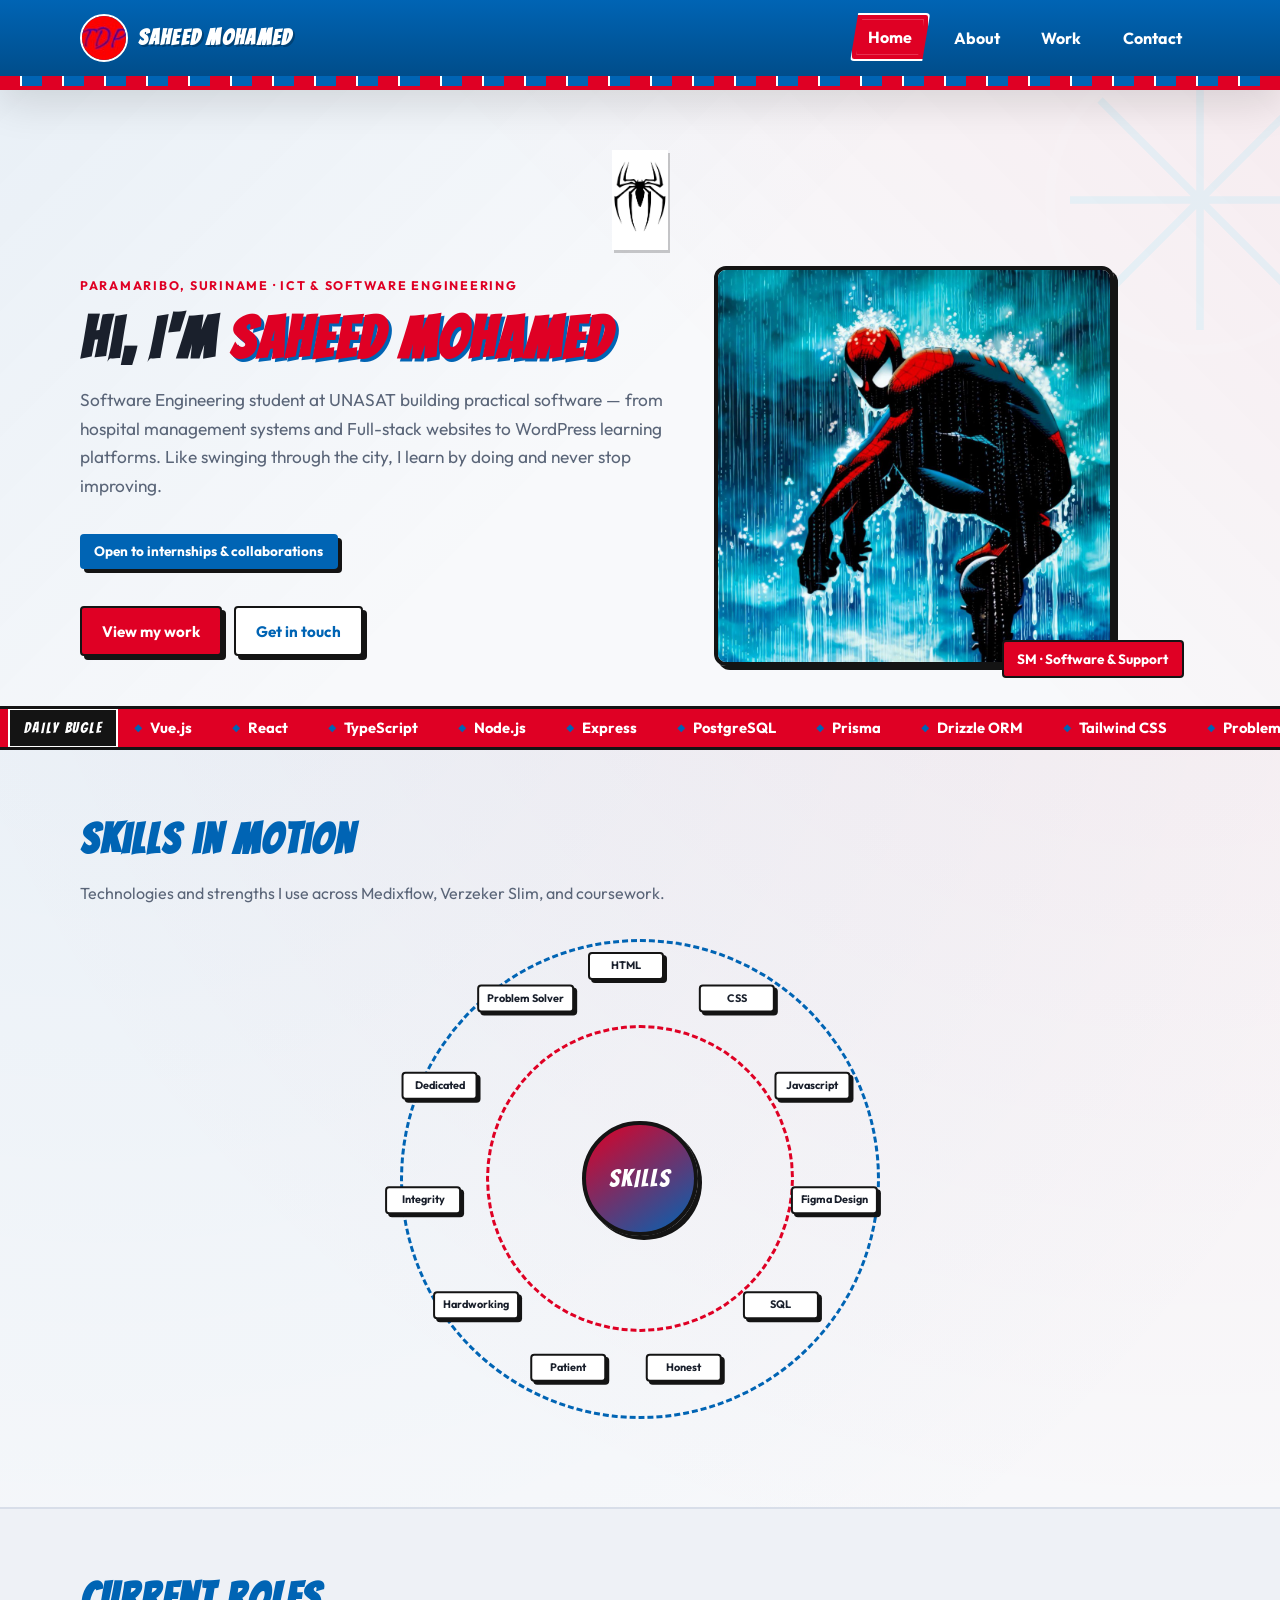
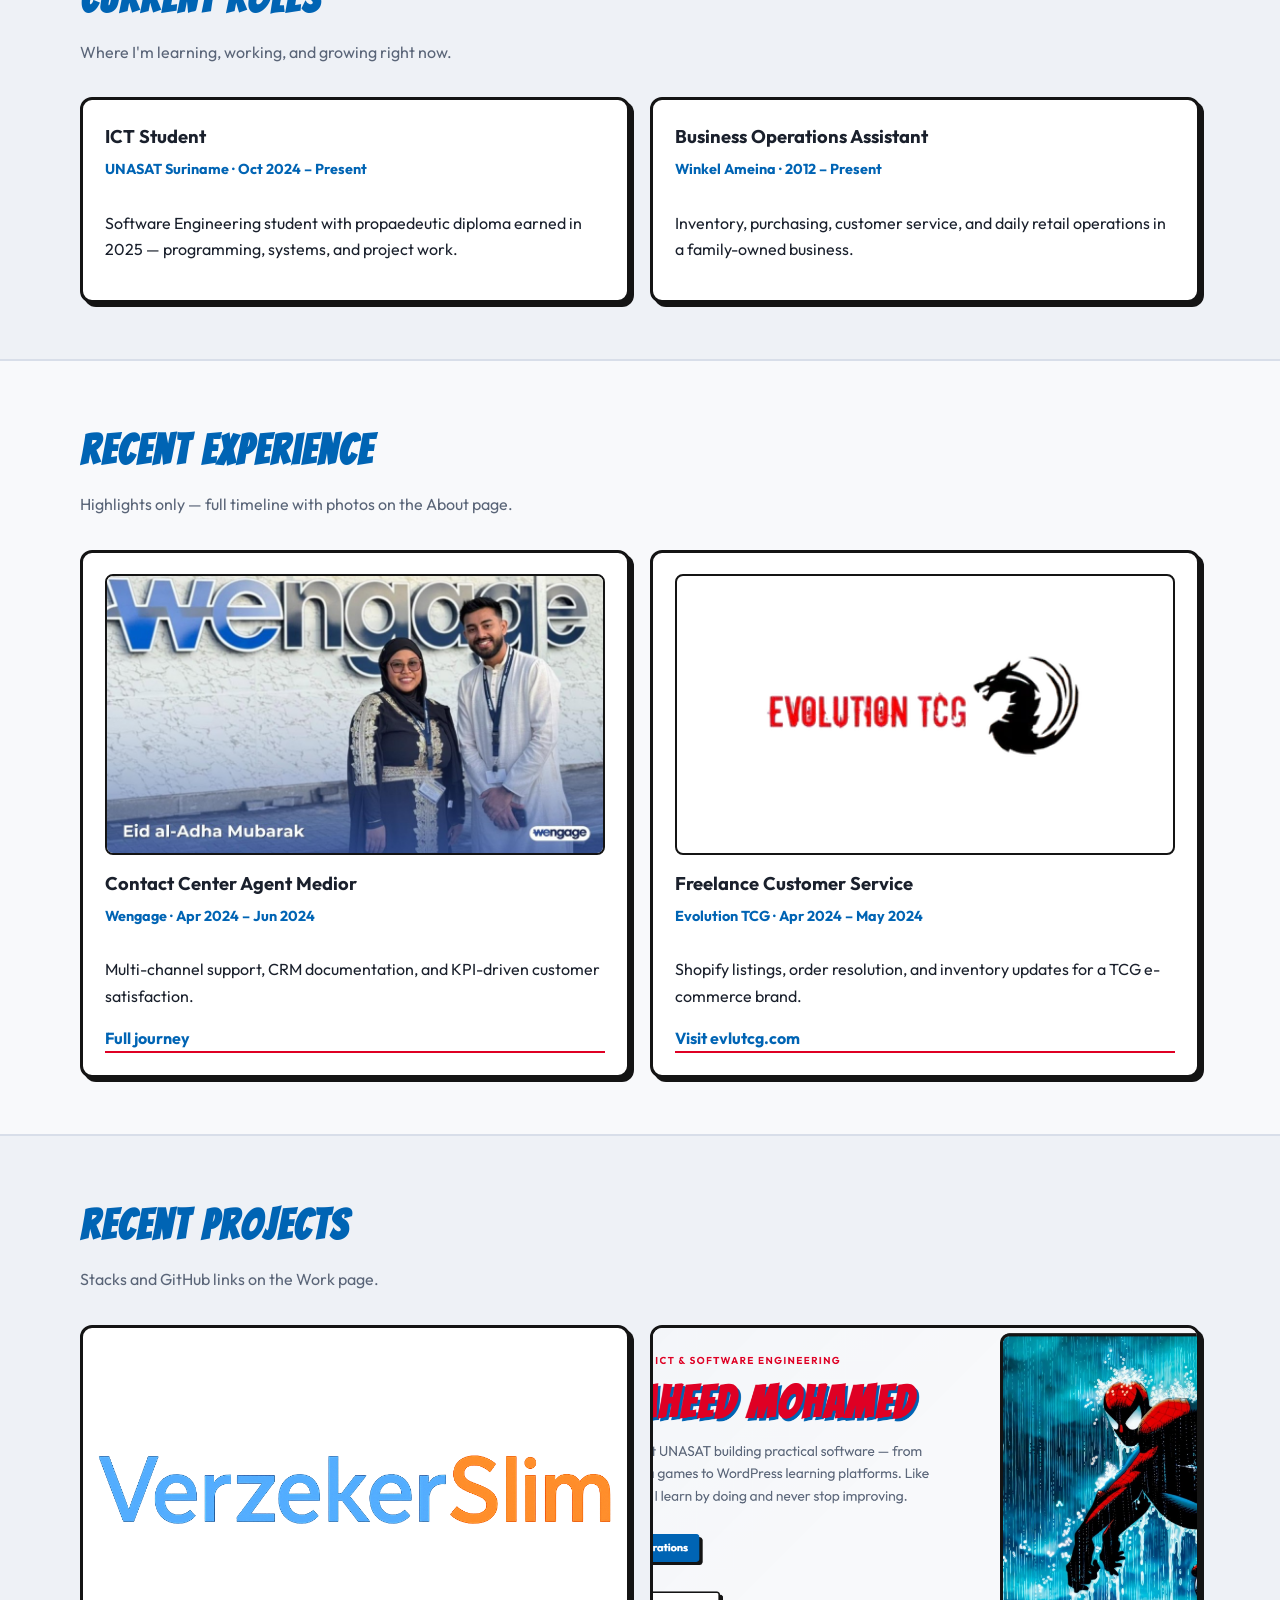
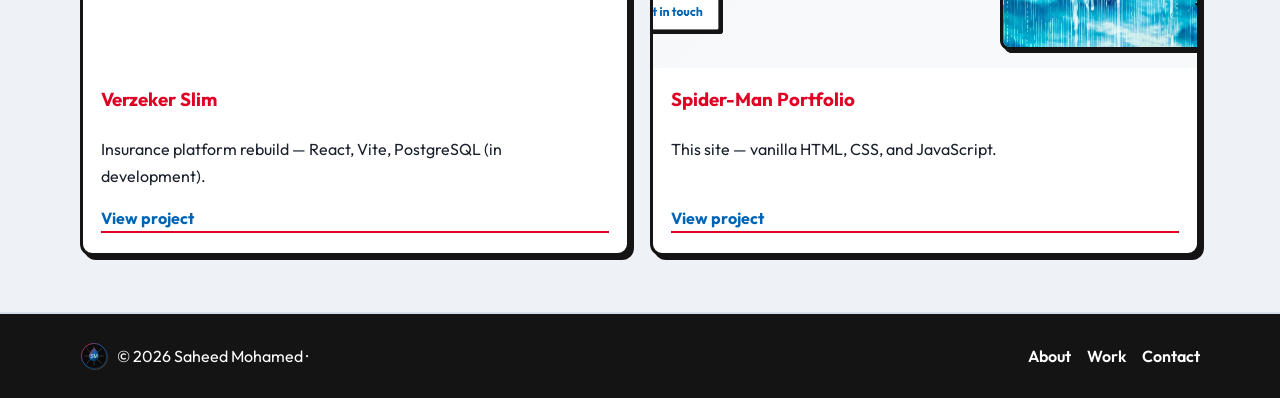
<file: index.html>
<!DOCTYPE html>
<html lang="en">
<head>
  <meta charset="UTF-8">
  <meta name="viewport" content="width=device-width, initial-scale=1.0">
  <meta name="description" content="Saheed Mohamed — ICT student and software enthusiast from Paramaribo, Suriname.">
  <title>Saheed Mohamed | Home</title>
  <link rel="icon" href="./img/logo.png" type="image/png">
  <link rel="preconnect" href="https://fonts.googleapis.com">
  <link rel="preconnect" href="https://fonts.gstatic.com" crossorigin>
  <link href="https://fonts.googleapis.com/css2?family=Bangers&family=Outfit:wght@300;400;600;700&display=swap" rel="stylesheet">
  <link rel="stylesheet" href="./css/main.css">
</head>
<body>
  <a class="skip-link" href="#main-content">Skip to content</a>

  <header class="site-header">
    <div class="header-inner">
      <a class="brand" href="./index.html">
        <img src="./img/logo.png" alt="Saheed Mohamed home" width="48" height="48" class="brand-icon">
        <span>Saheed Mohamed</span>
      </a>
      <button class="nav-toggle" type="button" aria-expanded="false" aria-controls="primary-nav" aria-label="Open menu">
        <span></span><span></span><span></span>
      </button>
      <nav class="site-nav" id="primary-nav" aria-label="Primary">
        <ul class="nav-web">
          <li><a class="nav-link is-active" href="./index.html" aria-current="page">Home</a></li>
          <li><a class="nav-link" href="./about.html">About</a></li>
          <li><a class="nav-link" href="./work.html">Work</a></li>
          <li><a class="nav-link" href="./contact.html">Contact</a></li>
        </ul>
      </nav>
    </div>
    <div class="web-banner" aria-hidden="true"></div>
  </header>

  <main id="main-content">
    <section class="hero hero-home">
      <img class="hero-web-deco" src="./img/web-icon.svg" alt="" width="320" height="320" aria-hidden="true">
      <div class="hero-emblem" aria-hidden="true">
        <img src="./img/spider-logo-home.png" alt="" width="64" height="64" class="hero-emblem-img">
      </div>
      <div class="hero-grid">
        <div class="hero-copy reveal">
          <p class="eyebrow">Paramaribo, Suriname · ICT &amp; Software Engineering</p>
          <h1>Hi, I'm <span class="hero-name">Saheed Mohamed</span></h1>
          <p class="lead">
            Software Engineering student at UNASAT building practical software — from hospital management systems and Full-stack websites
            to WordPress learning platforms. Like swinging through the city, I learn by doing and never stop improving.
          </p>
          <p class="hero-tag">Open to internships &amp; collaborations</p>
          <div class="hero-actions">
            <a class="btn btn-primary" href="./work.html">View my work</a>
            <a class="btn btn-outline" href="./contact.html">Get in touch</a>
          </div>
        </div>
        <figure class="hero-visual reveal">
          <img src="./img/profile-photo.png" alt="Saheed Mohamed — portfolio profile illustration" width="400" height="400">
          <figcaption class="hero-badge">SM · Software &amp; Support</figcaption>
        </figure>
      </div>
    </section>

    <div class="newsflash-slot" id="newsflash-slot">
      <div class="newsflash" id="newsflash" aria-label="Skills newsflash ticker">
        <div class="newsflash-inner">
          <span class="newsflash-label">DAILY BUGLE</span>
          <div class="newsflash-track-wrap">
            <div class="newsflash-track">
              <span>Vue.js</span><span>React</span><span>TypeScript</span><span>Node.js</span><span>Express</span>
              <span>PostgreSQL</span><span>Prisma</span><span>Drizzle ORM</span><span>Tailwind CSS</span>
              <span>Problem Solver</span><span>Critical Thinker</span><span>Honest</span><span>Hardworking</span>
              <span>Integrity</span><span>Patient</span><span>REST API</span><span>JWT</span>
            </div>
          </div>
        </div>
      </div>
    </div>

    <section class="section" id="skill-orbit">
      <div class="container">
        <header class="section-head reveal">
          <h2>Skills in motion</h2>
          <p>Technologies and strengths I use across Medixflow, Verzeker Slim, and coursework.</p>
        </header>
        <div class="skill-orbit-wrap reveal" aria-hidden="true">
          <div class="skill-orbit-ring"></div>
          <div class="skill-orbit-ring skill-orbit-ring--inner"></div>
          <div class="skill-orbit-core">SKILLS</div>
          <span class="skill-orbit-item">HTML</span>
          <span class="skill-orbit-item">CSS</span>
          <span class="skill-orbit-item">Javascript</span>
          <span class="skill-orbit-item">Figma Design</span>
          <span class="skill-orbit-item">SQL</span>
          <span class="skill-orbit-item">Honest</span>
          <span class="skill-orbit-item">Patient</span>
          <span class="skill-orbit-item">Hardworking</span>
          <span class="skill-orbit-item">Integrity</span>
          <span class="skill-orbit-item">Dedicated</span>
          <span class="skill-orbit-item">Problem Solver</span>
        </div>
      </div>
    </section>

    <section class="section section-alt" id="roles">
      <div class="container">
        <header class="section-head reveal">
          <h2>Current roles</h2>
          <p>Where I'm learning, working, and growing right now.</p>
        </header>
        <div class="card-grid two-up">
          <article class="card role-card reveal">
            <h3>ICT Student</h3>
            <p class="card-meta">UNASAT Suriname · Oct 2024 – Present</p>
            <p>Software Engineering student with propaedeutic diploma earned in 2025 — programming, systems, and project work.</p>
          </article>
          <article class="card role-card reveal">
            <h3>Business Operations Assistant</h3>
            <p class="card-meta">Winkel Ameina · 2012 – Present</p>
            <p>Inventory, purchasing, customer service, and daily retail operations in a family-owned business.</p>
          </article>
        </div>
      </div>
    </section>

    <section class="section" id="recent-experience">
      <div class="container">
        <header class="section-head reveal">
          <h2>Recent experience</h2>
          <p>Highlights only — full timeline with photos on the About page.</p>
        </header>
        <div class="card-grid two-up">
          <article class="card exp-card reveal">
            <img class="exp-card-logo" src="./img/wengage-suriname.png" alt="Wengage Suriname" width="640" height="360">
            <h3>Contact Center Agent Medior</h3>
            <p class="card-meta">Wengage · Apr 2024 – Jun 2024</p>
            <p>Multi-channel support, CRM documentation, and KPI-driven customer satisfaction.</p>
            <a class="text-link" href="./about.html#experience">Full journey</a>
          </article>
          <article class="card exp-card reveal">
            <img class="exp-card-logo" src="./img/evolution-tcg.png" alt="Evolution TCG" width="640" height="360">
            <h3>Freelance Customer Service</h3>
            <p class="card-meta">Evolution TCG · Apr 2024 – May 2024</p>
            <p>Shopify listings, order resolution, and inventory updates for a TCG e-commerce brand.</p>
            <a class="text-link" href="https://evlutcg.com/" target="_blank" rel="noopener noreferrer">Visit evlutcg.com</a>
          </article>
        </div>
      </div>
    </section>

    <section class="section section-alt" id="projects-preview">
      <div class="container">
        <header class="section-head reveal">
          <h2>Recent projects</h2>
          <p>Stacks and GitHub links on the Work page.</p>
        </header>
        <div class="card-grid two-up">
          <article class="project-preview reveal">
            <img src="./img/verzeker-slim.png" alt="Verzeker Slim preview" width="800" height="500">
            <div class="project-preview-body">
              <h3>Verzeker Slim</h3>
              <p>Insurance platform rebuild — React, Vite, PostgreSQL (in development).</p>
              <a class="text-link" href="./work.html#project-verzeker-slim">View project</a>
            </div>
          </article>
          <article class="project-preview reveal">
            <img src="./img/portfolio-website.png" alt="Portfolio website preview" width="800" height="500">
            <div class="project-preview-body">
              <h3>Spider-Man Portfolio</h3>
              <p>This site — vanilla HTML, CSS, and JavaScript.</p>
              <a class="text-link" href="./work.html#project-portfolio">View project</a>
            </div>
          </article>
        </div>
      </div>
    </section>

  </main>

  <footer class="site-footer">
    <div class="container footer-inner">
      <p class="footer-brand">
        <img src="./img/logo.svg" alt="" width="28" height="28" class="footer-logo" aria-hidden="true">
        <span>&copy; <span id="year"></span> Saheed Mohamed ·</span>
      </p>
      <nav aria-label="Footer">
        <a href="./about.html">About</a><a href="./work.html">Work</a><a href="./contact.html">Contact</a>
      </nav>
    </div>
  </footer>

  <script src="./js/main.js"></script>
</body>
</html>
</file>
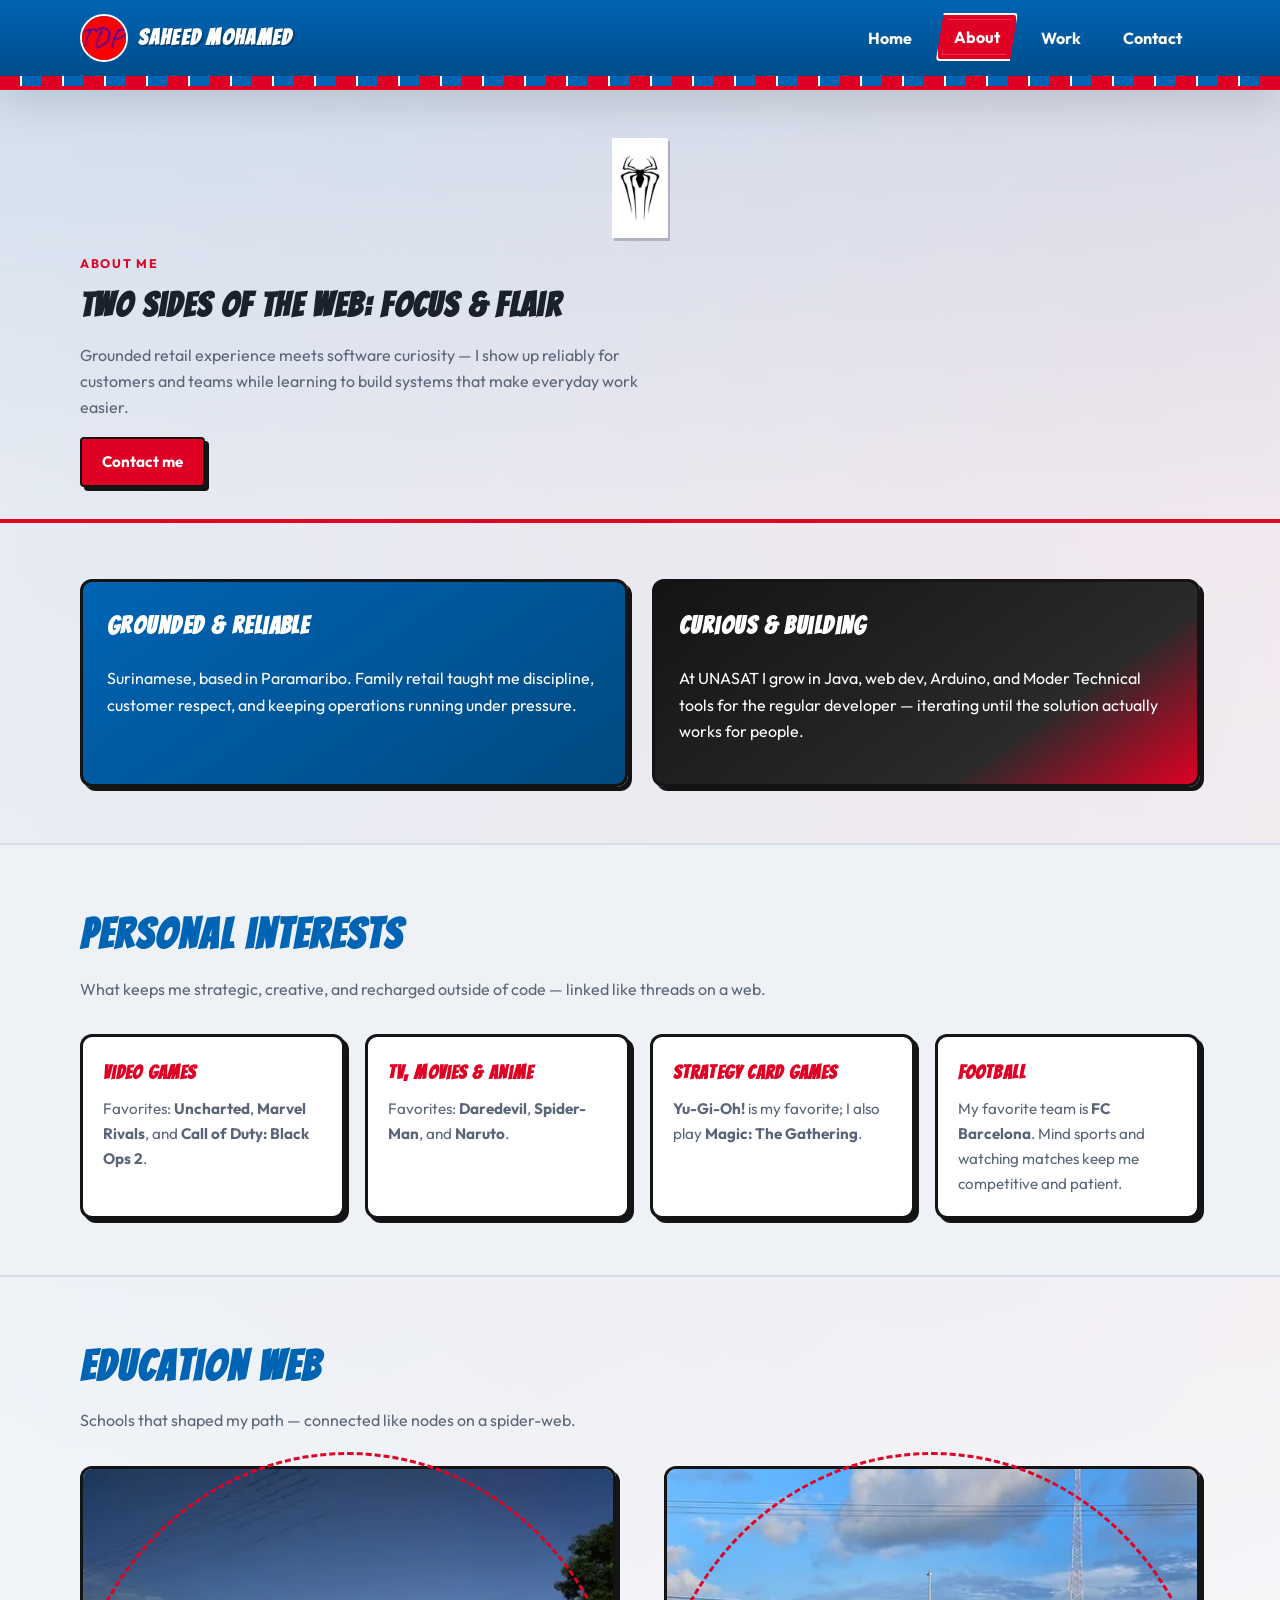
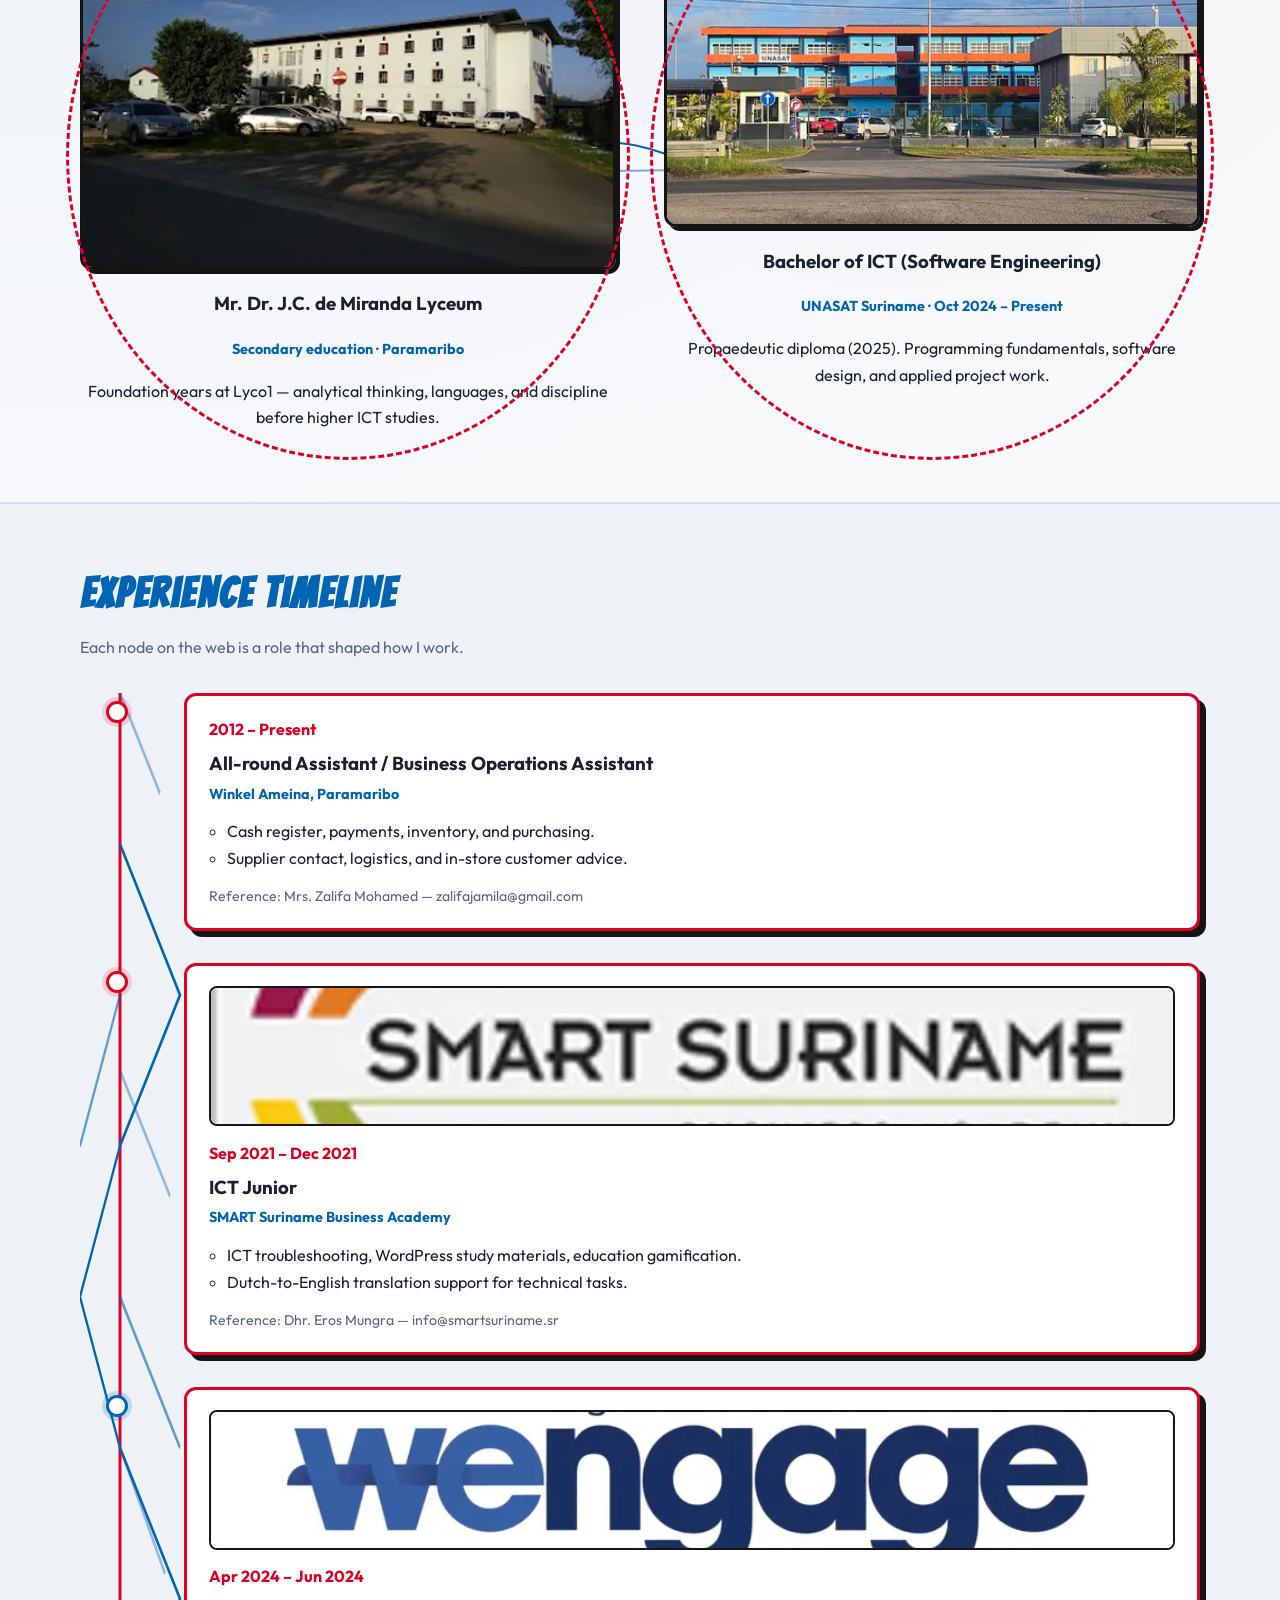
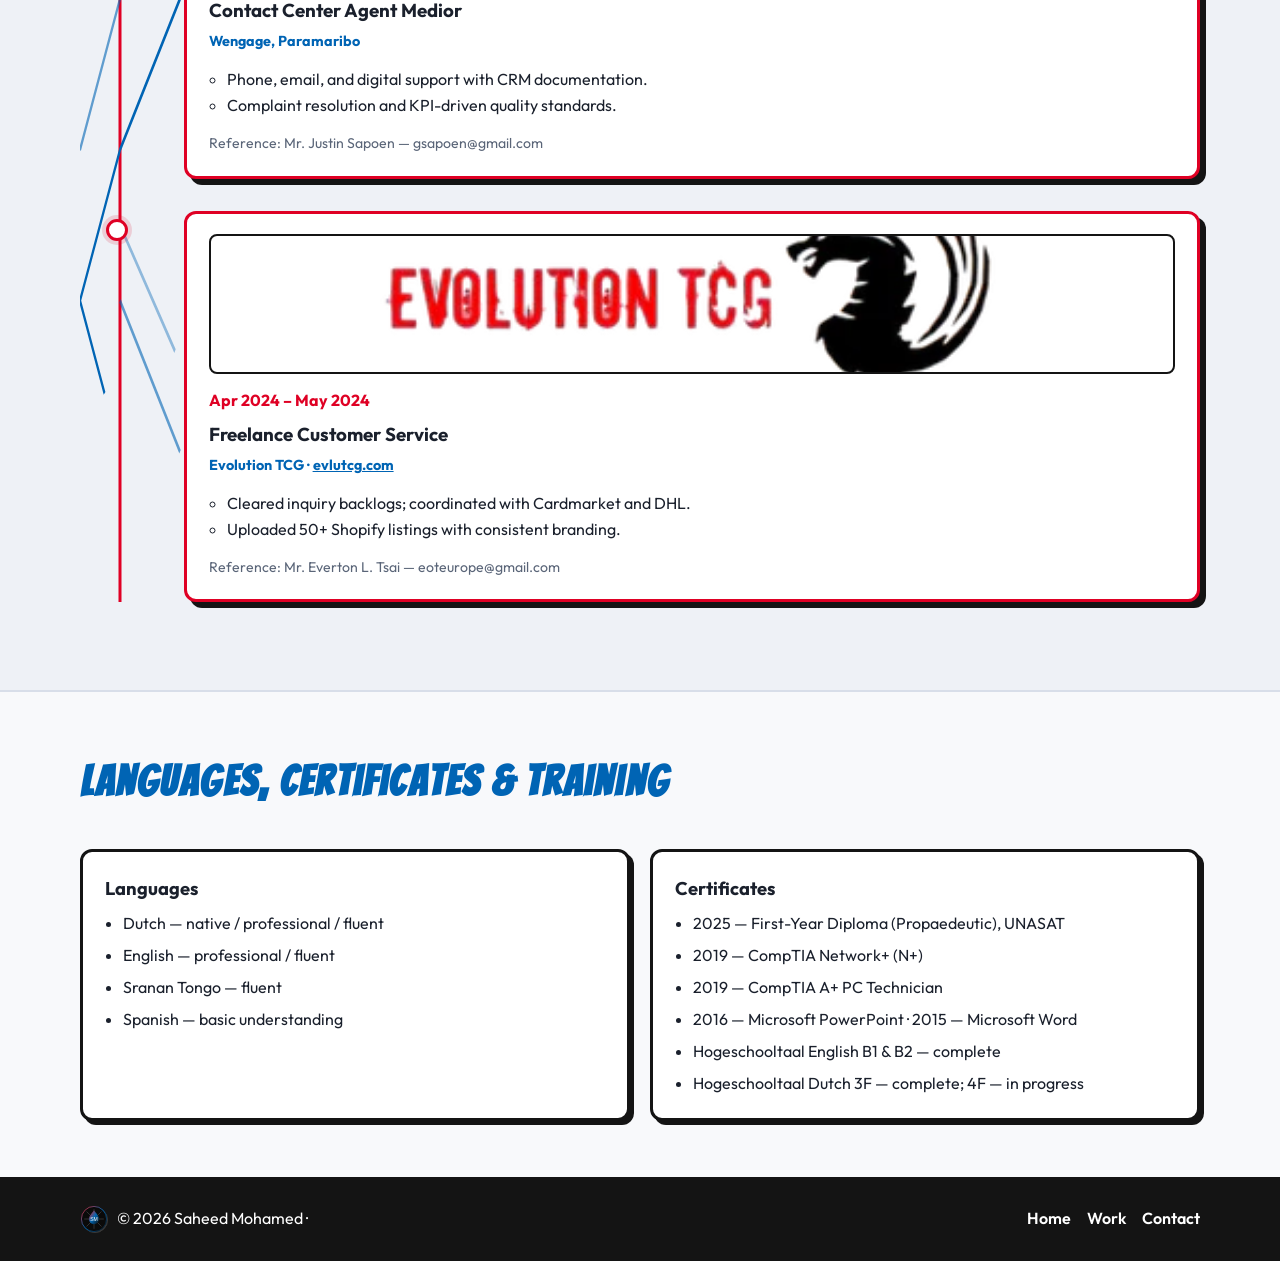
<file: about.html>
<!DOCTYPE html>
<html lang="en">
<head>
  <meta charset="UTF-8">
  <meta name="viewport" content="width=device-width, initial-scale=1.0">
  <meta name="description" content="About Saheed Mohamed — background, education, experience, and interests.">
  <title>Saheed Mohamed | About</title>
  <link rel="icon" href="./img/logo.png" type="image/png">
  <link rel="preconnect" href="https://fonts.googleapis.com">
  <link rel="preconnect" href="https://fonts.gstatic.com" crossorigin>
  <link href="https://fonts.googleapis.com/css2?family=Bangers&family=Outfit:wght@300;400;600;700&display=swap" rel="stylesheet">
  <link rel="stylesheet" href="./css/main.css">
  <link rel="stylesheet" href="./css/about.css">
</head>
<body>
  <a class="skip-link" href="#main-content">Skip to content</a>

  <header class="site-header">
    <div class="header-inner">
      <a class="brand" href="./index.html">
        <img src="./img/logo.png" alt="Saheed Mohamed home" width="48" height="48" class="brand-icon">
        <span>Saheed Mohamed</span>
      </a>
      <button class="nav-toggle" type="button" aria-expanded="false" aria-controls="primary-nav" aria-label="Open menu">
        <span></span><span></span><span></span>
      </button>
      <nav class="site-nav" id="primary-nav" aria-label="Primary">
        <ul class="nav-web">
          <li><a class="nav-link" href="./index.html">Home</a></li>
          <li><a class="nav-link is-active" href="./about.html" aria-current="page">About</a></li>
          <li><a class="nav-link" href="./work.html">Work</a></li>
          <li><a class="nav-link" href="./contact.html">Contact</a></li>
        </ul>
      </nav>
    </div>
    <div class="web-banner" aria-hidden="true"></div>
  </header>

  <main id="main-content">
    <section class="page-hero about-hero">
      <div class="container reveal">
        <div class="hero-emblem" aria-hidden="true">
          <img src="./img/spider-logo-about.png" alt="" width="64" height="64" class="hero-emblem-img">
        </div>
        <p class="eyebrow">About me</p>
        <h1>Two sides of the web: focus &amp; flair</h1>
        <p class="lead">
          Grounded retail experience meets software curiosity — I show up reliably for customers and teams
          while learning to build systems that make everyday work easier.
        </p>
        <a class="btn btn-primary" href="./contact.html">Contact me</a>
      </div>
    </section>

    <section class="section">
      <div class="container about-split">
        <article class="about-panel panel-grounded reveal">
          <h2>Grounded &amp; reliable</h2>
          <p>Surinamese, based in Paramaribo. Family retail taught me discipline, customer respect, and keeping operations running under pressure.</p>
        </article>
        <article class="about-panel panel-curious reveal">
          <h2>Curious &amp; building</h2>
          <p>At UNASAT I grow in Java, web dev, Arduino, and Moder Technical tools for the regular developer — iterating until the solution actually works for people.</p>
        </article>
      </div>
    </section>

    <section class="section section-alt" id="hobbies">
      <div class="container">
        <header class="section-head reveal">
          <h2>Personal interests</h2>
          <p>What keeps me strategic, creative, and recharged outside of code — linked like threads on a web.</p>
        </header>
        <div class="hobby-grid">
          <article class="hobby-card reveal">
            <h3>Video games</h3>
            <p>Favorites: <strong>Uncharted</strong>, <strong>Marvel Rivals</strong>, and <strong>Call of Duty: Black Ops 2</strong>.</p>
          </article>
          <article class="hobby-card reveal">
            <h3>TV, movies &amp; anime</h3>
            <p>Favorites: <strong>Daredevil</strong>, <strong>Spider-Man</strong>, and <strong>Naruto</strong>.</p>
          </article>
          <article class="hobby-card reveal">
            <h3>Strategy card games</h3>
            <p><strong>Yu-Gi-Oh!</strong> is my favorite; I also play <strong>Magic: The Gathering</strong>.</p>
          </article>
          <article class="hobby-card reveal">
            <h3>Football</h3>
            <p>My favorite team is <strong>FC Barcelona</strong>. Mind sports and watching matches keep me competitive and patient.</p>
          </article>
        </div>
      </div>
    </section>

    <section class="section" id="education">
      <div class="container">
        <header class="section-head reveal">
          <h2>Education web</h2>
          <p>Schools that shaped my path — connected like nodes on a spider-web.</p>
        </header>
        <div class="edu-web-grid">
          <svg class="edu-web-connector" viewBox="0 0 800 80" preserveAspectRatio="none" aria-hidden="true">
            <path d="M80 40 H320 Q400 10 480 40 H720" />
            <path d="M80 40 Q400 70 720 40" opacity="0.5" />
          </svg>
          <article class="edu-web-node reveal">
            <div class="edu-web-ring" aria-hidden="true"></div>
            <img src="./img/lyceum-jc.png" alt="Mr. Dr. J.C. de Miranda Lyceum Paramaribo" width="640" height="360">
            <h3>Mr. Dr. J.C. de Miranda Lyceum</h3>
            <p class="card-meta">Secondary education · Paramaribo</p>
            <p>Foundation years at Lyco1 — analytical thinking, languages, and discipline before higher ICT studies.</p>
          </article>
          <article class="edu-web-node reveal">
            <div class="edu-web-ring" aria-hidden="true"></div>
            <img src="./img/unasat-suriname.png" alt="UNASAT Suriname campus" width="640" height="360">
            <h3>Bachelor of ICT (Software Engineering)</h3>
            <p class="card-meta">UNASAT Suriname · Oct 2024 – Present</p>
            <p>Propaedeutic diploma (2025). Programming fundamentals, software design, and applied project work.</p>
          </article>
        </div>
      </div>
    </section>

    <section class="section section-alt" id="experience">
      <div class="container">
        <header class="section-head reveal">
          <h2>Experience timeline</h2>
          <p>Each node on the web is a role that shaped how I work.</p>
        </header>
        <div class="timeline-wrap">
          <svg class="timeline-web-svg" id="timeline-web" viewBox="0 0 120 600" preserveAspectRatio="none" aria-hidden="true">
            <line x1="40" y1="0" x2="40" y2="600" />
            <path d="M40 60 L100 120 L40 180 L0 240 L40 300 L100 360 L40 420 L0 480 L40 540" />
            <path d="M40 120 L0 180 M40 240 L100 300 M40 360 L0 420 M40 480 L100 540" opacity="0.6" />
            <path d="M40 0 L80 40 M40 150 L90 200 M40 300 L85 350 M40 450 L95 500" opacity="0.4" />
          </svg>
          <ol class="timeline">
            <li class="timeline-item reveal" data-era="present">
              <div class="timeline-marker"></div>
              <article class="timeline-card">
                <time datetime="2012">2012 – Present</time>
                <h3>All-round Assistant / Business Operations Assistant</h3>
                <p class="card-meta">Winkel Ameina, Paramaribo</p>
                <ul>
                  <li>Cash register, payments, inventory, and purchasing.</li>
                  <li>Supplier contact, logistics, and in-store customer advice.</li>
                </ul>
                <p class="reference">Reference: Mrs. Zalifa Mohamed — zalifajamila@gmail.com</p>
              </article>
            </li>
            <li class="timeline-item reveal" data-era="creative">
              <div class="timeline-marker"></div>
              <article class="timeline-card">
                <img class="timeline-card-logo" src="./img/smart-academy.png" alt="SMART Suriname education gamification platform" width="640" height="360">
                <time datetime="2021">Sep 2021 – Dec 2021</time>
                <h3>ICT Junior</h3>
                <p class="card-meta">SMART Suriname Business Academy</p>
                <ul>
                  <li>ICT troubleshooting, WordPress study materials, education gamification.</li>
                  <li>Dutch-to-English translation support for technical tasks.</li>
                </ul>
                <p class="reference">Reference: Dhr. Eros Mungra — info@smartsuriname.sr</p>
              </article>
            </li>
            <li class="timeline-item reveal" data-era="professional">
              <div class="timeline-marker"></div>
              <article class="timeline-card">
                <img class="timeline-card-logo" src="./img/wengage.png" alt="Wengage Suriname" width="640" height="360">
                <time datetime="2024-04">Apr 2024 – Jun 2024</time>
                <h3>Contact Center Agent Medior</h3>
                <p class="card-meta">Wengage, Paramaribo</p>
                <ul>
                  <li>Phone, email, and digital support with CRM documentation.</li>
                  <li>Complaint resolution and KPI-driven quality standards.</li>
                </ul>
                <p class="reference">Reference: Mr. Justin Sapoen — gsapoen@gmail.com</p>
              </article>
            </li>
            <li class="timeline-item reveal" data-era="creative">
              <div class="timeline-marker"></div>
              <article class="timeline-card">
                <img class="timeline-card-logo" src="./img/evolution-tcg.png" alt="Evolution TCG" width="640" height="360">
                <time datetime="2024-04">Apr 2024 – May 2024</time>
                <h3>Freelance Customer Service</h3>
                <p class="card-meta">Evolution TCG · <a href="https://evlutcg.com/" target="_blank" rel="noopener noreferrer">evlutcg.com</a></p>
                <ul>
                  <li>Cleared inquiry backlogs; coordinated with Cardmarket and DHL.</li>
                  <li>Uploaded 50+ Shopify listings with consistent branding.</li>
                </ul>
                <p class="reference">Reference: Mr. Everton L. Tsai — eoteurope@gmail.com</p>
              </article>
            </li>
          </ol>
        </div>
      </div>
    </section>

    <section class="section" id="credentials">
      <div class="container">
        <header class="section-head reveal">
          <h2>Languages, certificates &amp; training</h2>
        </header>
        <div class="credentials-grid">
          <article class="card reveal">
            <h3>Languages</h3>
            <ul class="plain-list">
              <li>Dutch — native / professional / fluent</li>
              <li>English — professional / fluent</li>
              <li>Sranan Tongo — fluent</li>
              <li>Spanish — basic understanding</li>
            </ul>
          </article>
          <article class="card reveal">
            <h3>Certificates</h3>
            <ul class="plain-list">
              <li>2025 — First-Year Diploma (Propaedeutic), UNASAT</li>
              <li>2019 — CompTIA Network+ (N+)</li>
              <li>2019 — CompTIA A+ PC Technician</li>
              <li>2016 — Microsoft PowerPoint · 2015 — Microsoft Word</li>
              <li>Hogeschooltaal English B1 &amp; B2 — complete</li>
              <li>Hogeschooltaal Dutch 3F — complete; 4F — in progress</li>
            </ul>
          </article>
        </div>
      </div>
    </section>
  </main>

  <footer class="site-footer">
    <div class="container footer-inner">
      <p class="footer-brand">
        <img src="./img/logo.svg" alt="" width="28" height="28" class="footer-logo" aria-hidden="true">
        <span>&copy; <span id="year"></span> Saheed Mohamed ·</span>
      </p>
      <nav aria-label="Footer">
        <a href="./index.html">Home</a><a href="./work.html">Work</a><a href="./contact.html">Contact</a>
      </nav>
    </div>
  </footer>

  <script src="./js/main.js"></script>
  <script src="./js/about.js"></script>
</body>
</html>
</file>
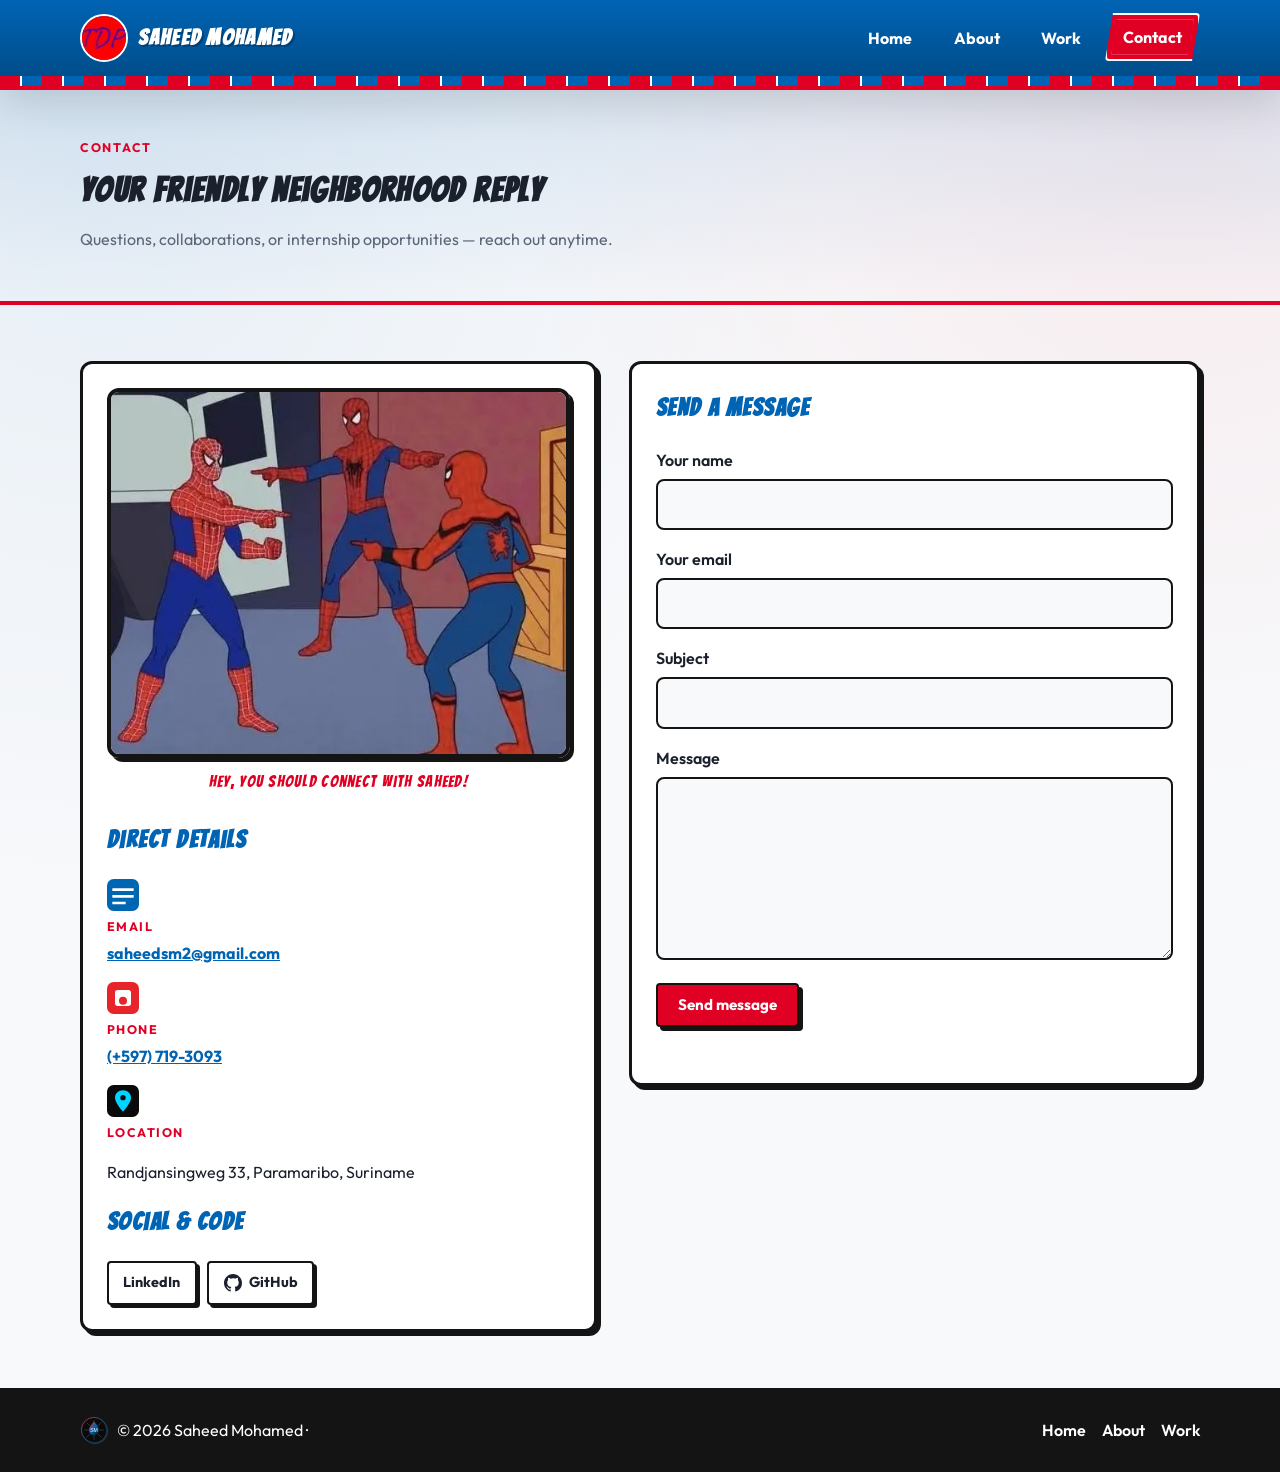
<file: contact.html>
<!DOCTYPE html>
<html lang="en">
<head>
  <meta charset="UTF-8">
  <meta name="viewport" content="width=device-width, initial-scale=1.0">
  <meta name="description" content="Contact Saheed Mohamed — email, LinkedIn, GitHub, and message form.">
  <title>Saheed Mohamed | Contact</title>
  <link rel="icon" href="./img/logo.png" type="image/png">
  <link rel="preconnect" href="https://fonts.googleapis.com">
  <link rel="preconnect" href="https://fonts.gstatic.com" crossorigin>
  <link href="https://fonts.googleapis.com/css2?family=Bangers&family=Outfit:wght@300;400;600;700&display=swap" rel="stylesheet">
  <link rel="stylesheet" href="./css/main.css">
  <link rel="stylesheet" href="./css/contact.css">
</head>
<body>
  <a class="skip-link" href="#main-content">Skip to content</a>

  <header class="site-header">
    <div class="header-inner">
      <a class="brand" href="./index.html">
        <img src="./img/logo.png" alt="Saheed Mohamed home" width="48" height="48" class="brand-icon">
        <span>Saheed Mohamed</span>
      </a>
      <button class="nav-toggle" type="button" aria-expanded="false" aria-controls="primary-nav" aria-label="Open menu">
        <span></span><span></span><span></span>
      </button>
      <nav class="site-nav" id="primary-nav" aria-label="Primary">
        <ul class="nav-web">
          <li><a class="nav-link" href="./index.html">Home</a></li>
          <li><a class="nav-link" href="./about.html">About</a></li>
          <li><a class="nav-link" href="./work.html">Work</a></li>
          <li><a class="nav-link is-active" href="./contact.html" aria-current="page">Contact</a></li>
        </ul>
      </nav>
    </div>
    <div class="web-banner" aria-hidden="true"></div>
  </header>

  <main id="main-content">
    <section class="page-hero contact-hero">
      <div class="container reveal">
        <p class="eyebrow">Contact</p>
        <h1>Your friendly neighborhood reply</h1>
        <p class="lead">Questions, collaborations, or internship opportunities — reach out anytime.</p>
      </div>
    </section>

    <section class="section">
      <div class="container contact-grid">
        <aside class="contact-details reveal">
          <figure class="contact-visual">
            <img class="contact-meme" src="./img/spidermen-pointing.png" alt="Three Spider-Men pointing at each other — let's connect" width="480" height="270">
            <figcaption class="contact-meme-caption">Hey, you should connect with Saheed!</figcaption>
          </figure>

          <h2>Direct details</h2>
          <ul class="contact-list">
            <li>
              <img class="contact-icon" src="./img/icon-email.svg" alt="" width="32" height="32">
              <span class="contact-label">Email</span>
              <a href="mailto:saheedsm2@gmail.com">saheedsm2@gmail.com</a>
            </li>
            <li>
              <img class="contact-icon" src="./img/icon-phone.svg" alt="" width="32" height="32">
              <span class="contact-label">Phone</span>
              <a href="tel:+5977193093">(+597) 719-3093</a>
            </li>
            <li>
              <img class="contact-icon" src="./img/icon-location.svg" alt="" width="32" height="32">
              <span class="contact-label">Location</span>
              <p>Randjansingweg 33, Paramaribo, Suriname</p>
            </li>
          </ul>

          <h2>Social &amp; code</h2>
          <div class="social-row">
            <a class="social-link" href="https://www.linkedin.com/in/saheed-m-2742bb38b" target="_blank" rel="noopener noreferrer">LinkedIn</a>
            <a class="social-link github-btn" href="https://github.com/Distant-Programmer" target="_blank" rel="noopener noreferrer">GitHub</a>
          </div>
        </aside>

        <div class="contact-form-wrap reveal">
          <h2>Send a message</h2>
          <form id="contact-form" class="contact-form" action="mailto:saheedsm2@gmail.com" method="post" enctype="text/plain">
            <div class="field">
              <label for="name">Your name</label>
              <input type="text" id="name" name="name" required autocomplete="name">
            </div>
            <div class="field">
              <label for="email">Your email</label>
              <input type="email" id="email" name="email" required autocomplete="email">
            </div>
            <div class="field">
              <label for="subject">Subject</label>
              <input type="text" id="subject" name="subject" required>
            </div>
            <div class="field">
              <label for="message">Message</label>
              <textarea id="message" name="message" rows="6" required></textarea>
            </div>
            <button class="btn btn-primary" type="submit">Send message</button>
            <p id="form-status" class="form-status" role="status" aria-live="polite"></p>
          </form>
        </div>
      </div>
    </section>
  </main>

  <footer class="site-footer">
    <div class="container footer-inner">
      <p class="footer-brand">
        <img src="./img/logo.svg" alt="" width="28" height="28" class="footer-logo" aria-hidden="true">
        <span>&copy; <span id="year"></span> Saheed Mohamed ·</span>
      </p>
      <nav aria-label="Footer">
        <a href="./index.html">Home</a><a href="./about.html">About</a><a href="./work.html">Work</a>
      </nav>
    </div>
  </footer>

  <script src="./js/main.js"></script>
  <script src="./js/contact.js"></script>
</body>
</html>
</file>
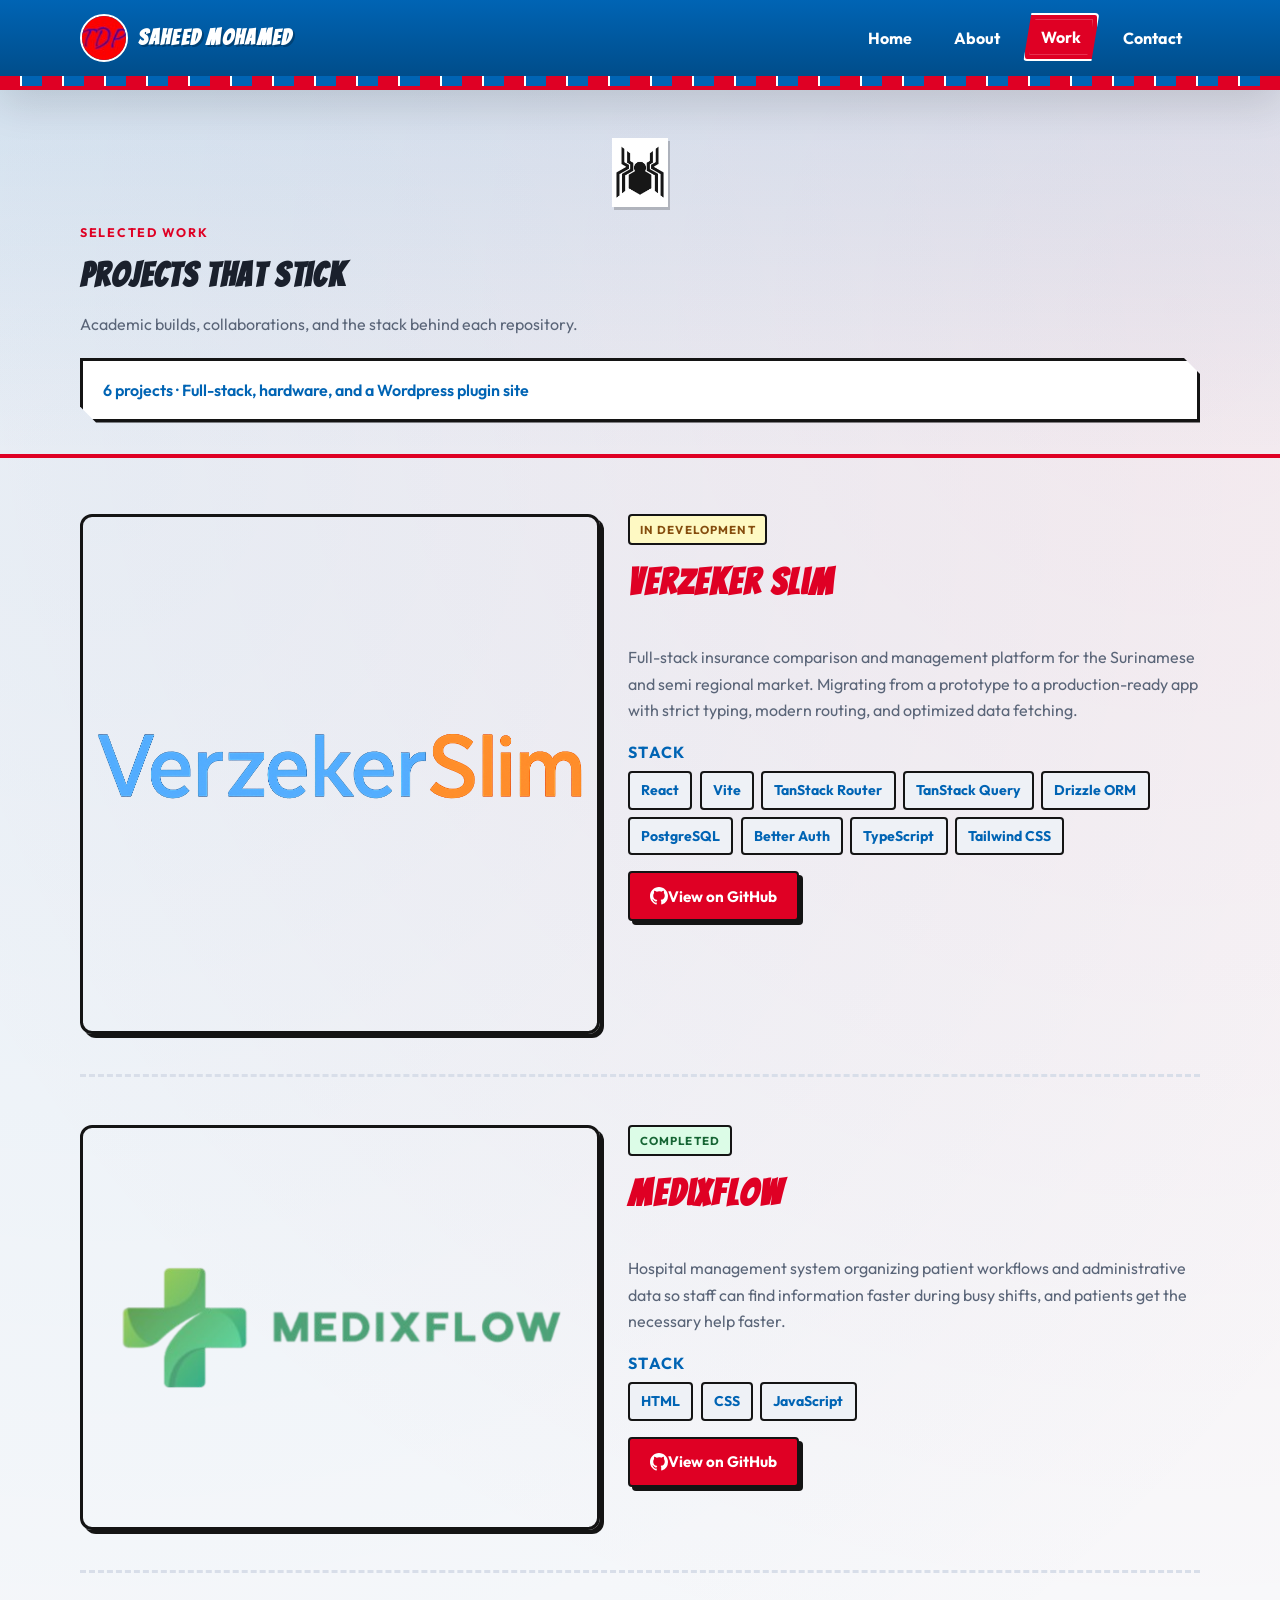
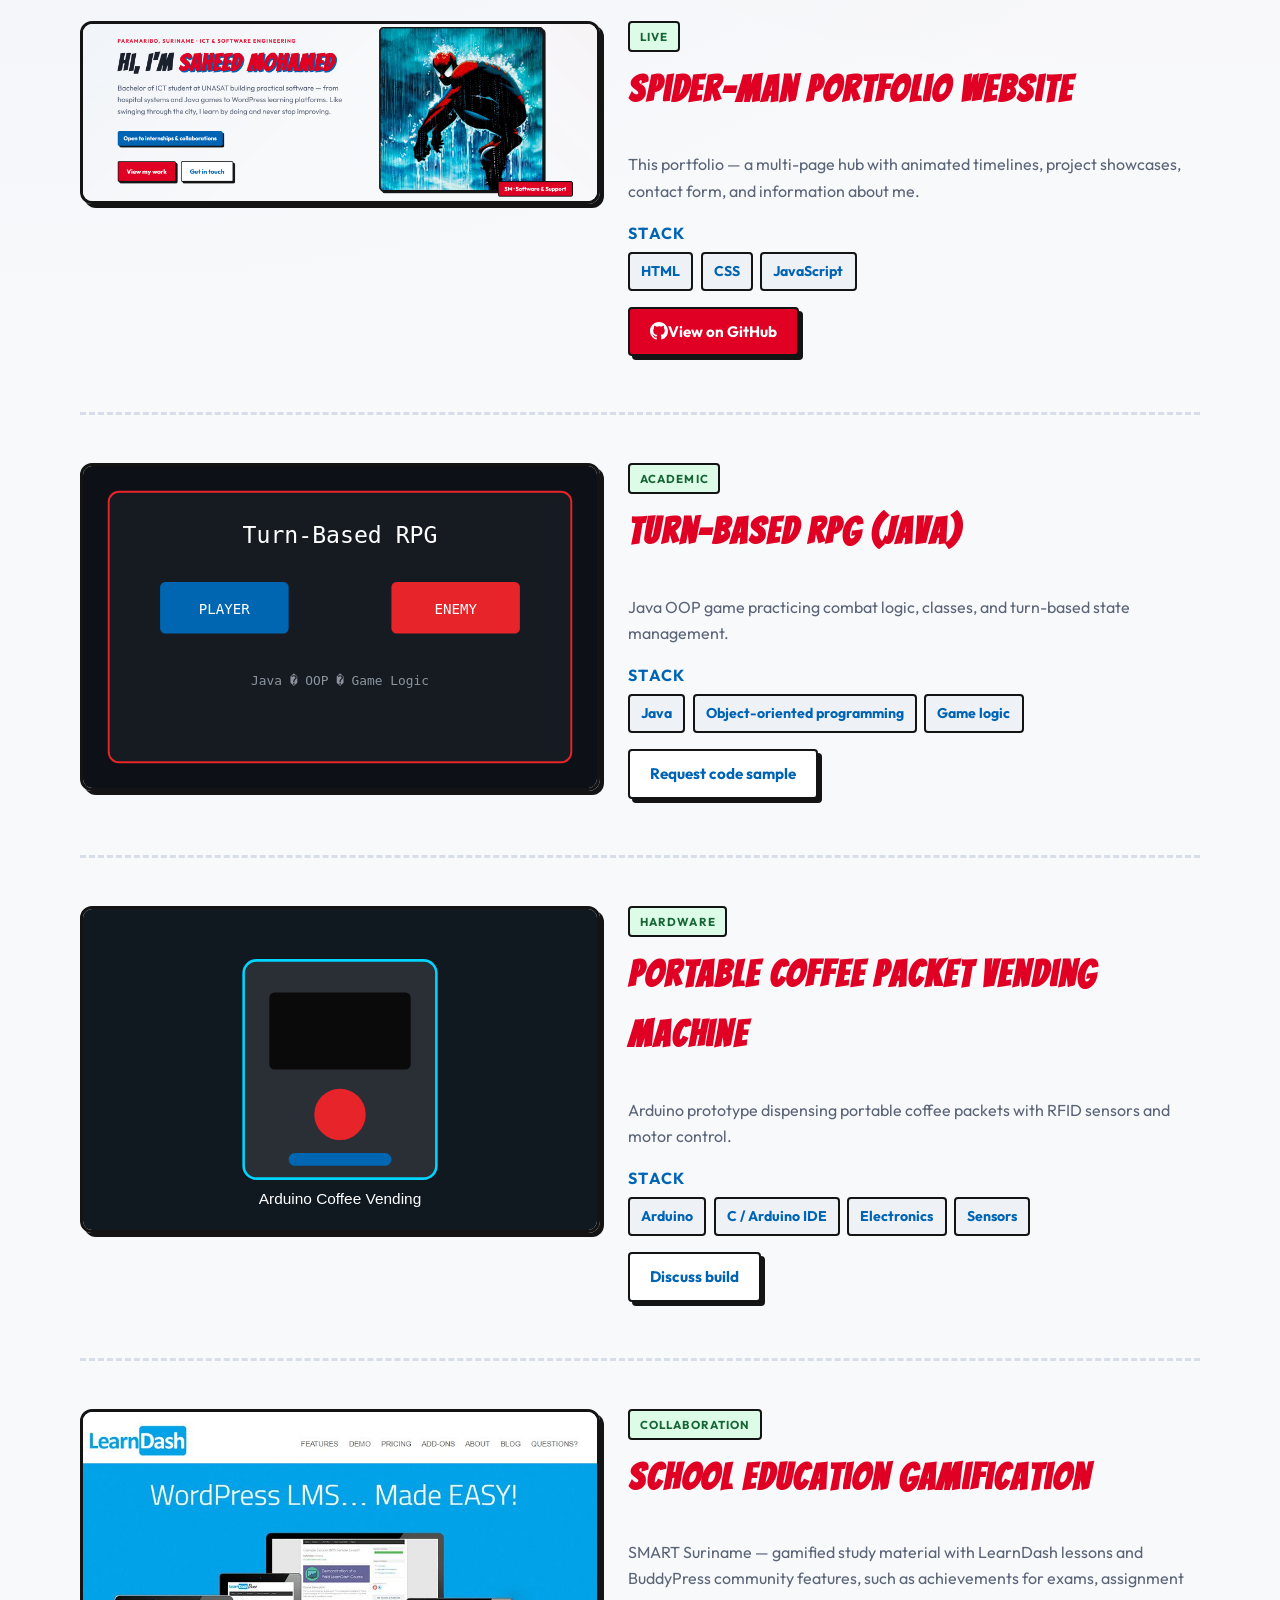
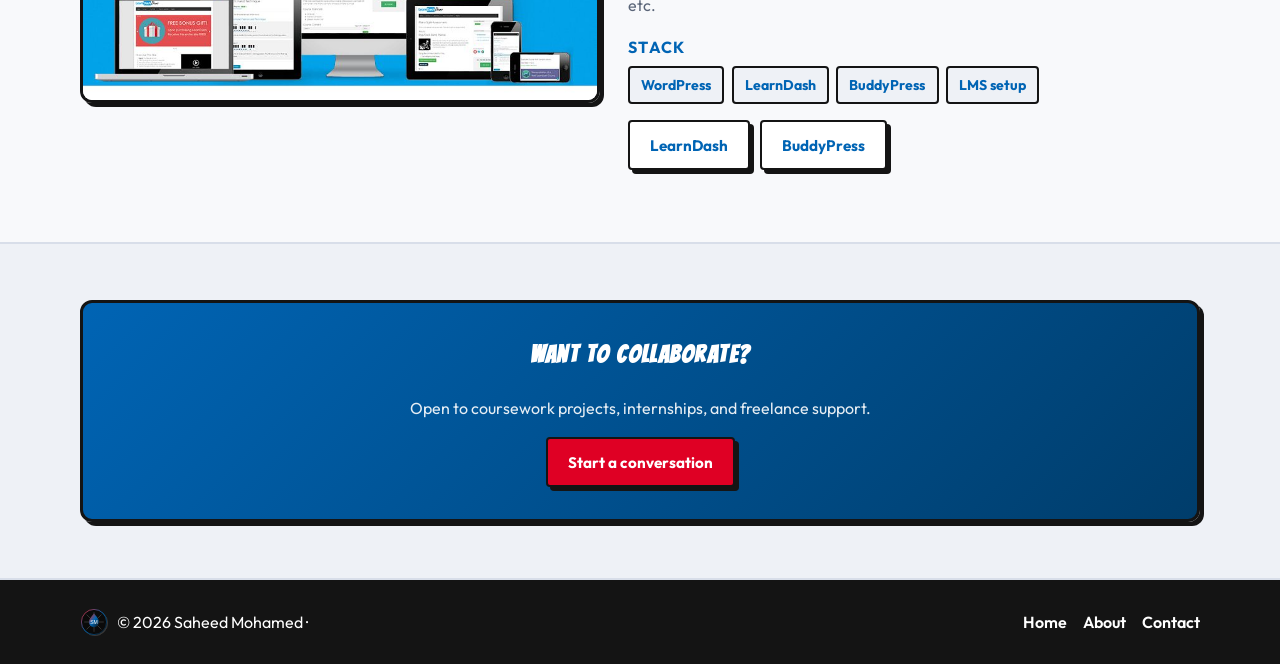
<file: work.html>
<!DOCTYPE html>
<html lang="en">
<head>
  <meta charset="UTF-8">
  <meta name="viewport" content="width=device-width, initial-scale=1.0">
  <meta name="description" content="Projects by Saheed Mohamed — Medixflow, Verzeker Slim, portfolio, RPG, and more.">
  <title>Saheed Mohamed | Work</title>
  <link rel="icon" href="./img/logo.png" type="image/png">
  <link rel="preconnect" href="https://fonts.googleapis.com">
  <link rel="preconnect" href="https://fonts.gstatic.com" crossorigin>
  <link href="https://fonts.googleapis.com/css2?family=Bangers&family=Outfit:wght@300;400;600;700&display=swap" rel="stylesheet">
  <link rel="stylesheet" href="./css/main.css">
  <link rel="stylesheet" href="./css/work.css">
</head>
<body>
  <a class="skip-link" href="#main-content">Skip to content</a>

  <header class="site-header">
    <div class="header-inner">
      <a class="brand" href="./index.html">
        <img src="./img/logo.png" alt="Saheed Mohamed home" width="48" height="48" class="brand-icon">
        <span>Saheed Mohamed</span>
      </a>
      <button class="nav-toggle" type="button" aria-expanded="false" aria-controls="primary-nav" aria-label="Open menu">
        <span></span><span></span><span></span>
      </button>
      <nav class="site-nav" id="primary-nav" aria-label="Primary">
        <ul class="nav-web">
          <li><a class="nav-link" href="./index.html">Home</a></li>
          <li><a class="nav-link" href="./about.html">About</a></li>
          <li><a class="nav-link is-active" href="./work.html" aria-current="page">Work</a></li>
          <li><a class="nav-link" href="./contact.html">Contact</a></li>
        </ul>
      </nav>
    </div>
    <div class="web-banner" aria-hidden="true"></div>
  </header>

  <main id="main-content">
    <section class="page-hero work-hero">
      <div class="container reveal">
        <div class="hero-emblem" aria-hidden="true">
          <img src="./img/spider-logo-work.png" alt="" width="64" height="64" class="hero-emblem-img">
        </div>
        <p class="eyebrow">Selected work</p>
        <h1>Projects that stick</h1>
        <p class="lead">Academic builds, collaborations, and the stack behind each repository.</p>
        <div class="work-hero-panel">
          <p>6 projects · Full-stack, hardware, and a Wordpress plugin site</p>
        </div>
      </div>
    </section>

    <section class="section">
      <div class="container work-list">

        <article class="work-item" id="project-verzeker-slim">
          <figure class="work-media">
            <img src="./img/verzeker-slim.png" alt="Verzeker Slim insurance platform" width="800" height="500">
          </figure>
          <div class="work-body">
            <span class="project-badge dev">In development</span>
            <h2>Verzeker Slim</h2>
            <p>
              Full-stack insurance comparison and management platform for the Surinamese and semi regional market.
              Migrating from a prototype to a production-ready app with strict typing, modern routing,
              and optimized data fetching.
            </p>
            <h3>Stack</h3>
            <ul class="tech-list">
              <li>React</li><li>Vite</li><li>TanStack Router</li><li>TanStack Query</li>
              <li>Drizzle ORM</li><li>PostgreSQL</li><li>Better Auth</li><li>TypeScript</li><li>Tailwind CSS</li>
            </ul>
            <p class="work-link-row">
              <a class="btn btn-primary github-btn" href="https://github.com/VinceMarsidin/verzeker-slim" target="_blank" rel="noopener noreferrer">View on GitHub</a>
            </p>
          </div>
        </article>

        <article class="work-item" id="project-medixflow">
          <figure class="work-media">
            <img src="./img/medixflow.png" alt="Medixflow hospital management" width="800" height="500">
          </figure>
          <div class="work-body">
            <span class="project-badge live">Completed</span>
            <h2>Medixflow</h2>
            <p>
              Hospital management system organizing patient workflows and administrative data
              so staff can find information faster during busy shifts, and patients get the necessary help faster.
            </p>
            <h3>Stack</h3>
            <ul class="tech-list">
              <li>HTML</li><li>CSS</li><li>JavaScript</li>
            </ul>
            <p class="work-link-row">
              <a class="btn btn-primary github-btn" href="https://github.com/99syukhi/MEDIXFLOW.1" target="_blank" rel="noopener noreferrer">View on GitHub</a>
            </p>
          </div>
        </article>

        <article class="work-item" id="project-portfolio">
          <figure class="work-media">
            <img src="./img/portfolio-website.png" alt="Spider-Man themed portfolio website" width="800" height="500">
          </figure>
          <div class="work-body">
            <span class="project-badge live">Live</span>
            <h2>Spider-Man Portfolio Website</h2>
            <p>
              This portfolio — a multi-page hub with animated timelines, project showcases,
              contact form, and information about me.
            </p>
            <h3>Stack</h3>
            <ul class="tech-list">
              <li>HTML</li><li>CSS</li><li>JavaScript</li>
            </ul>
            <p class="work-link-row">
              <a class="btn btn-primary github-btn" href="https://github.com/Distant-Programmer" target="_blank" rel="noopener noreferrer">View on GitHub</a>
            </p>
          </div>
        </article>

        <article class="work-item" id="project-rpg">
          <figure class="work-media">
            <img src="./img/turn-based-rpg.svg" alt="Java turn-based RPG" width="800" height="500">
          </figure>
          <div class="work-body">
            <span class="project-badge live">Academic</span>
            <h2>Turn-Based RPG (Java)</h2>
            <p>Java OOP game practicing combat logic, classes, and turn-based state management.</p>
            <h3>Stack</h3>
            <ul class="tech-list">
              <li>Java</li><li>Object-oriented programming</li><li>Game logic</li>
            </ul>
            <p class="work-link-row">
              <a class="btn btn-outline" href="./contact.html?subject=Turn-Based%20RPG%20code%20sample">Request code sample</a>
            </p>
          </div>
        </article>

        <article class="work-item" id="project-coffee">
          <figure class="work-media">
            <img src="./img/coffee-vending.svg" alt="Arduino coffee vending machine" width="800" height="500">
          </figure>
          <div class="work-body">
            <span class="project-badge live">Hardware</span>
            <h2>Portable Coffee Packet Vending Machine</h2>
            <p>Arduino prototype dispensing portable coffee packets with RFID sensors and motor control.</p>
            <h3>Stack</h3>
            <ul class="tech-list">
              <li>Arduino</li><li>C / Arduino IDE</li><li>Electronics</li><li>Sensors</li>
            </ul>
            <p class="work-link-row">
              <a class="btn btn-outline" href="./contact.html?subject=Coffee%20vending%20project">Discuss build</a>
            </p>
          </div>
        </article>

        <article class="work-item" id="project-gamification">
          <figure class="work-media">
            <img src="./img/edu-gamification.png" alt="Education gamification platform" width="800" height="500">
          </figure>
          <div class="work-body">
            <span class="project-badge live">Collaboration</span>
            <h2>School Education Gamification</h2>
            <p>SMART Suriname — gamified study material with LearnDash lessons and BuddyPress community features, such as achievements for exams, assignment etc.</p>
            <h3>Stack</h3>
            <ul class="tech-list">
              <li>WordPress</li><li>LearnDash</li><li>BuddyPress</li><li>LMS setup</li>
            </ul>
            <p class="work-link-row">
              <a class="btn btn-outline" href="https://www.learndash.com/" target="_blank" rel="noopener noreferrer">LearnDash</a>
              <a class="btn btn-outline" href="https://buddypress.org/" target="_blank" rel="noopener noreferrer">BuddyPress</a>
            </p>
          </div>
        </article>

      </div>
    </section>

    <section class="section section-alt">
      <div class="container cta-panel reveal">
        <h2>Want to collaborate?</h2>
        <p>Open to coursework projects, internships, and freelance support.</p>
        <a class="btn btn-primary" href="./contact.html">Start a conversation</a>
      </div>
    </section>
  </main>

  <footer class="site-footer">
    <div class="container footer-inner">
      <p class="footer-brand">
        <img src="./img/logo.svg" alt="" width="28" height="28" class="footer-logo" aria-hidden="true">
        <span>&copy; <span id="year"></span> Saheed Mohamed ·</span>
      </p>
      <nav aria-label="Footer">
        <a href="./index.html">Home</a><a href="./about.html">About</a><a href="./contact.html">Contact</a>
      </nav>
    </div>
  </footer>

  <script src="./js/main.js"></script>
  <script src="./js/work.js"></script>
</body>
</html>
</file>
<file: css/main.css>
@import url("./animations.css");

:root {
  --spider-red: #df0024;
  --spider-blue: #0064b4;
  --comic-black: #141414;
  --accent-cyan: #00a8e8;
  --comic-white: #f8f9fb;
  --comic-paper: #eef1f6;
  --white: #ffffff;
  --gray-100: #d8dee9;
  --gray-700: #4a5568;
  --gray-900: #1a202c;
  --text-muted: #5a6578;
  --font-display: "Bangers", cursive;
  --font-body: "Outfit", system-ui, sans-serif;
  --shadow: 0 14px 40px rgba(0, 0, 0, 0.12);
  --shadow-comic: 4px 4px 0 var(--comic-black);
  --radius: 12px;
  --max-width: 1120px;
  --header-height: 76px;
  --newsflash-height: 44px;
}

*,
*::before,
*::after {
  box-sizing: border-box;
}

html {
  scroll-behavior: smooth;
}

body {
  margin: 0;
  font-family: var(--font-body);
  color: var(--gray-900);
  background-color: var(--comic-white);
  background-image:
    radial-gradient(circle at 8% 12%, rgba(0, 100, 180, 0.07), transparent 42%),
    radial-gradient(circle at 92% 8%, rgba(223, 0, 36, 0.06), transparent 38%);
  line-height: 1.65;
  min-height: 100vh;
}

body.has-docked-ticker {
  padding-bottom: var(--newsflash-height);
}

img {
  max-width: 100%;
  height: auto;
  display: block;
}

a {
  color: var(--spider-blue);
}

a:focus-visible,
button:focus-visible,
input:focus-visible,
textarea:focus-visible {
  outline: 3px solid var(--accent-cyan);
  outline-offset: 2px;
}

.container {
  width: min(100% - 2rem, var(--max-width));
  margin-inline: auto;
}

.skip-link {
  position: absolute;
  left: -999px;
  top: 0;
  background: var(--spider-red);
  color: #fff;
  padding: 0.5rem 1rem;
  z-index: 9999;
}

.skip-link:focus {
  left: 1rem;
  top: 1rem;
}

/* Header — Marvel HUD style */
.site-header {
  position: sticky;
  top: 0;
  z-index: 100;
  background: linear-gradient(180deg, var(--spider-blue) 0%, #004a85 100%);
  border-bottom: 4px solid var(--spider-red);
  box-shadow: var(--shadow);
}

.header-inner {
  width: min(100% - 2rem, var(--max-width));
  margin-inline: auto;
  display: flex;
  align-items: center;
  justify-content: space-between;
  min-height: var(--header-height);
  gap: 1rem;
}

.brand {
  display: flex;
  align-items: center;
  gap: 0.65rem;
  text-decoration: none;
  color: #fff;
  font-weight: 700;
}

.brand span {
  font-family: var(--font-display);
  font-size: 1.35rem;
  letter-spacing: 0.06em;
  text-shadow: 2px 2px 0 rgba(0, 0, 0, 0.25);
}

.brand-icon {
  border-radius: 50%;
  border: 2px solid #fff;
}

.nav-toggle {
  display: none;
  flex-direction: column;
  gap: 5px;
  background: rgba(255, 255, 255, 0.12);
  border: 2px solid #fff;
  border-radius: 8px;
  padding: 0.45rem 0.5rem;
  cursor: pointer;
}

.nav-toggle span {
  display: block;
  width: 22px;
  height: 2px;
  background: #fff;
  transition: transform 0.25s ease, opacity 0.25s ease;
}

.site-nav .nav-web {
  list-style: none;
  margin: 0;
  padding: 0;
  display: flex;
  gap: 0.35rem;
  flex-wrap: wrap;
}

.nav-link {
  position: relative;
  display: inline-block;
  padding: 0.55rem 1rem;
  color: #fff;
  text-decoration: none;
  font-weight: 700;
  border-radius: 4px;
  border: 2px solid transparent;
  clip-path: polygon(8px 0, 100% 0, calc(100% - 8px) 100%, 0 100%);
  transition: background 0.2s ease, border-color 0.2s ease, transform 0.2s ease;
}

.nav-link::after {
  content: "";
  position: absolute;
  inset: 4px;
  border: 1px solid rgba(255, 255, 255, 0.2);
  clip-path: polygon(6px 0, 100% 0, calc(100% - 6px) 100%, 0 100%);
  pointer-events: none;
  opacity: 0;
  transition: opacity 0.2s ease;
}

.nav-link:hover::after,
.nav-link.is-active::after {
  opacity: 1;
}

.nav-link:hover,
.nav-link.is-active {
  background: var(--spider-red);
  border-color: #fff;
  transform: translateY(-1px);
}

.web-banner {
  height: 10px;
  background:
    repeating-linear-gradient(
      90deg,
      var(--spider-red) 0,
      var(--spider-red) 20px,
      #fff 20px,
      #fff 22px,
      var(--spider-blue) 22px,
      var(--spider-blue) 42px
    );
}

/* Spider emblem inside hero sections */
.hero-emblem {
  display: flex;
  align-items: center;
  justify-content: center;
  margin-bottom: 1rem;
}

.hero-home .hero-emblem {
  width: min(100% - 2rem, var(--max-width));
  margin-inline: auto;
  padding-top: 0.25rem;
}

.hero-emblem-img {
  width: 56px;
  height: auto;
  filter: drop-shadow(2px 3px 0 rgba(0, 0, 0, 0.2));
  animation: emblem-float 3s ease-in-out infinite;
}

/* Hero */
.hero {
  padding: 3.5rem 0 2.5rem;
  position: relative;
  overflow: hidden;
  background:
    linear-gradient(135deg, rgba(0, 100, 180, 0.06) 0%, transparent 50%),
    linear-gradient(225deg, rgba(223, 0, 36, 0.05) 0%, transparent 45%),
    var(--comic-white);
}

.hero-grid {
  width: min(100% - 2rem, var(--max-width));
  margin-inline: auto;
  display: grid;
  grid-template-columns: 1.1fr 0.9fr;
  gap: 2.5rem;
  align-items: center;
}

.eyebrow {
  text-transform: uppercase;
  letter-spacing: 0.14em;
  font-size: 0.78rem;
  font-weight: 700;
  color: var(--spider-red);
  margin: 0 0 0.75rem;
}

.hero h1 {
  font-family: var(--font-display);
  font-size: clamp(2.4rem, 5vw, 3.6rem);
  line-height: 1.05;
  margin: 0 0 1rem;
  letter-spacing: 0.04em;
}

.page-hero h1 {
  font-family: var(--font-display);
  font-size: clamp(1.65rem, 3vw, 2.15rem);
  line-height: 1.15;
  margin: 0 0 0.75rem;
  letter-spacing: 0.04em;
}

.page-hero .lead {
  font-size: 1rem;
  max-width: 52ch;
}

.hero-name {
  color: var(--spider-red);
  text-shadow: 3px 3px 0 var(--spider-blue);
}

.lead {
  font-size: 1.08rem;
  max-width: 62ch;
  color: var(--text-muted);
}

.hero-tag {
  display: inline-flex;
  align-items: center;
  gap: 0.5rem;
  background: var(--spider-blue);
  color: #fff;
  padding: 0.4rem 0.9rem;
  border-radius: 4px;
  font-size: 0.85rem;
  font-weight: 700;
  margin-top: 1rem;
  box-shadow: var(--shadow-comic);
}

.hero-actions {
  display: flex;
  flex-wrap: wrap;
  gap: 0.75rem;
  margin-top: 1.5rem;
}

.hero-visual {
  margin: 0;
  position: relative;
}

.hero-visual img {
  border-radius: var(--radius);
  box-shadow: var(--shadow-comic);
  border: 4px solid var(--comic-black);
}

.hero-badge {
  position: absolute;
  bottom: -0.75rem;
  right: 1rem;
  background: var(--spider-red);
  color: #fff;
  padding: 0.35rem 0.85rem;
  border-radius: 4px;
  border: 2px solid var(--comic-black);
  font-size: 0.85rem;
  font-weight: 700;
}

.page-hero {
  padding: 3rem 0 2rem;
  background: linear-gradient(180deg, rgba(0, 100, 180, 0.1), transparent);
  border-bottom: 4px solid var(--spider-red);
}

.section {
  padding: 3.5rem 0;
}

.section-alt {
  background: var(--comic-paper);
  border-block: 2px solid var(--gray-100);
}

.section-head {
  margin-bottom: 2rem;
}

.section-head h2 {
  font-family: var(--font-display);
  font-size: clamp(1.9rem, 3.5vw, 2.6rem);
  margin: 0 0 0.35rem;
  letter-spacing: 0.05em;
  color: var(--spider-blue);
}

.section-head p {
  margin: 0;
  color: var(--text-muted);
}

.section-note {
  margin-top: 1.25rem;
  color: var(--text-muted);
}

.card-grid {
  display: grid;
  gap: 1.25rem;
  grid-template-columns: repeat(auto-fit, minmax(260px, 1fr));
}

.card-grid.two-up {
  grid-template-columns: repeat(2, minmax(0, 1fr));
  align-items: stretch;
}

.card-grid.two-up > .card,
.card-grid.two-up > .project-preview {
  height: 100%;
}

.project-preview-body .text-link {
  margin-top: auto;
}

.card {
  background: var(--white);
  border-radius: var(--radius);
  padding: 1.35rem 1.4rem;
  border: 3px solid var(--comic-black);
  box-shadow: var(--shadow-comic);
  display: flex;
  flex-direction: column;
}

.card h3 {
  margin: 0 0 0.35rem;
  font-size: 1.15rem;
}

.card-meta {
  font-size: 0.9rem;
  color: var(--spider-blue);
  font-weight: 700;
  margin: 0 0 0.75rem;
}

/* 2×2 project grid on home */
.project-preview-grid {
  display: grid;
  gap: 1.5rem;
  grid-template-columns: repeat(2, minmax(0, 1fr));
}

.project-preview {
  background: var(--white);
  border-radius: var(--radius);
  overflow: hidden;
  border: 3px solid var(--comic-black);
  box-shadow: var(--shadow-comic);
  transition: transform 0.25s ease, box-shadow 0.25s ease;
  display: flex;
  flex-direction: column;
}

.project-preview img {
  width: 100%;
  aspect-ratio: 16 / 10;
  object-fit: cover;
  display: block;
  flex-shrink: 0;
}

.project-preview:hover {
  transform: translate(-2px, -4px);
  box-shadow: 6px 8px 0 var(--comic-black);
}

.project-preview-body {
  padding: 1rem 1.15rem 1.25rem;
  flex: 1;
  display: flex;
  flex-direction: column;
}

.project-preview-body h3 {
  margin: 0 0 0.35rem;
  color: var(--spider-red);
}

.btn {
  display: inline-flex;
  align-items: center;
  justify-content: center;
  padding: 0.65rem 1.25rem;
  border-radius: 4px;
  font-weight: 700;
  text-decoration: none;
  border: 2px solid var(--comic-black);
  cursor: pointer;
  font-family: inherit;
  font-size: 0.95rem;
  transition: transform 0.15s ease, box-shadow 0.15s ease;
  box-shadow: var(--shadow-comic);
}

.btn:hover {
  transform: translate(-2px, -2px);
  box-shadow: 6px 6px 0 var(--comic-black);
}

.btn-primary {
  background: var(--spider-red);
  color: #fff;
}

.btn-outline {
  background: var(--white);
  color: var(--spider-blue);
}

.text-link {
  font-weight: 700;
  text-decoration: none;
  border-bottom: 2px solid var(--spider-red);
  color: var(--spider-blue);
}

.text-link:hover {
  color: var(--spider-red);
}

.site-footer {
  background: var(--comic-black);
  color: #fff;
  padding: 1.75rem 0;
  margin-top: auto;
}

.footer-inner {
  display: flex;
  flex-wrap: wrap;
  align-items: center;
  justify-content: space-between;
  gap: 1rem;
}

.footer-brand {
  display: flex;
  align-items: center;
  gap: 0.55rem;
  margin: 0;
}

.footer-logo {
  width: 28px;
  height: 28px;
  flex-shrink: 0;
  filter: drop-shadow(1px 1px 0 rgba(255, 255, 255, 0.15));
}

.footer-inner nav {
  display: flex;
  gap: 1rem;
}

.footer-inner a {
  color: #fff;
  text-decoration: none;
  font-weight: 600;
}

.footer-inner a:hover {
  color: var(--accent-cyan);
}

.reveal {
  opacity: 0;
  transform: translateY(18px);
  transition: opacity 0.55s ease, transform 0.55s ease;
}

.reveal.is-visible {
  opacity: 1;
  transform: translateY(0);
}

.exp-card-logo {
  width: 100%;
  aspect-ratio: 16 / 9;
  object-fit: cover;
  border-radius: 8px;
  margin-bottom: 0.85rem;
  border: 2px solid var(--comic-black);
}

.social-row {
  display: flex;
  flex-wrap: wrap;
  gap: 0.65rem;
  margin-top: 1rem;
}

.social-link {
  display: inline-flex;
  align-items: center;
  gap: 0.45rem;
  padding: 0.5rem 0.9rem;
  border-radius: 4px;
  background: var(--white);
  border: 2px solid var(--comic-black);
  color: var(--gray-900);
  text-decoration: none;
  font-weight: 700;
  font-size: 0.9rem;
  box-shadow: 3px 3px 0 var(--comic-black);
  transition: transform 0.15s ease;
}

.social-link:hover {
  transform: translate(-2px, -2px);
  box-shadow: 5px 5px 0 var(--spider-red);
}

@media (max-width: 900px) {
  .hero-grid {
    grid-template-columns: 1fr;
  }

  .hero-visual {
    max-width: 420px;
    margin-inline: auto;
  }

  .card-grid.two-up,
  .project-preview-grid {
    grid-template-columns: 1fr;
  }
}

@media (max-width: 768px) {
  .nav-toggle {
    display: flex;
  }

  .site-nav {
    position: absolute;
    top: var(--header-height);
    left: 0;
    right: 0;
    background: var(--spider-blue);
    padding: 0.75rem 1rem 1rem;
    border-bottom: 4px solid var(--spider-red);
    transform-origin: top;
    transform: scaleY(0);
    opacity: 0;
    pointer-events: none;
    transition: transform 0.25s ease, opacity 0.25s ease;
  }

  .site-header.is-open .site-nav {
    transform: scaleY(1);
    opacity: 1;
    pointer-events: auto;
  }

  .site-nav .nav-web {
    flex-direction: column;
  }

  .site-header.is-open .nav-toggle span:nth-child(1) {
    transform: translateY(7px) rotate(45deg);
  }

  .site-header.is-open .nav-toggle span:nth-child(2) {
    opacity: 0;
  }

  .site-header.is-open .nav-toggle span:nth-child(3) {
    transform: translateY(-7px) rotate(-45deg);
  }

  .header-inner {
    position: relative;
  }
}

@media (max-width: 480px) {
  .hero {
    padding-top: 2.25rem;
  }

  .hero-actions {
    flex-direction: column;
    align-items: stretch;
  }

  .btn {
    width: 100%;
  }
}
</file>
<file: css/about.css>
.about-split {
  display: grid;
  grid-template-columns: repeat(2, minmax(0, 1fr));
  gap: 1.5rem;
}

.about-panel {
  border-radius: var(--radius);
  padding: 1.5rem;
  color: #fff;
  min-height: 100%;
  border: 3px solid var(--comic-black);
  box-shadow: var(--shadow-comic);
}

.panel-grounded {
  background: linear-gradient(145deg, var(--spider-blue) 0%, #004a80 100%);
}

.panel-curious {
  background: linear-gradient(145deg, var(--comic-black) 0%, #2a2a2a 70%, var(--spider-red));
}

.about-panel h2 {
  font-family: var(--font-display);
  letter-spacing: 0.06em;
  margin-top: 0;
}

/* Animated spider-web timeline */
.timeline-wrap {
  position: relative;
  padding-left: 0.5rem;
}

.timeline-web-svg {
  position: absolute;
  left: 0;
  top: 0;
  width: 120px;
  height: 100%;
  pointer-events: none;
  z-index: 0;
}

.timeline-web-svg path,
.timeline-web-svg line {
  stroke: var(--spider-blue);
  stroke-width: 2;
  fill: none;
  stroke-dasharray: 600;
  stroke-dashoffset: 600;
}

.timeline-web-svg.is-drawn path,
.timeline-web-svg.is-drawn line {
  animation: web-thread-draw 2.8s ease forwards;
}

.timeline-web-svg path:nth-child(2) { animation-delay: 0.2s; }
.timeline-web-svg path:nth-child(3) { animation-delay: 0.4s; }
.timeline-web-svg path:nth-child(4) { animation-delay: 0.6s; }
.timeline-web-svg line { animation-delay: 0.1s; stroke: var(--spider-red); stroke-width: 3; }

.timeline {
  list-style: none;
  margin: 0;
  padding: 0 0 0 5.5rem;
  position: relative;
  z-index: 1;
}

.timeline-item {
  position: relative;
  padding-left: 0.5rem;
  margin-bottom: 2rem;
}

.timeline-marker {
  position: absolute;
  left: -4.35rem;
  top: 0.5rem;
  width: 22px;
  height: 22px;
  border-radius: 50%;
  background: var(--white);
  border: 3px solid var(--spider-red);
  box-shadow: 0 0 0 4px rgba(223, 0, 36, 0.15);
  z-index: 2;
}

.timeline-item[data-era="professional"] .timeline-marker {
  border-color: var(--spider-blue);
  box-shadow: 0 0 0 4px rgba(0, 100, 180, 0.18);
}

.timeline-item[data-era="present"] .timeline-marker {
  animation: spider-sense 2s ease-in-out infinite;
}

.timeline-item.is-active .timeline-marker {
  animation: node-pop 0.5s ease both;
}

.timeline-item.is-active .timeline-card {
  border-color: var(--spider-red);
  box-shadow: 6px 6px 0 var(--comic-black);
}

.timeline-card {
  background: var(--white);
  border-radius: var(--radius);
  padding: 1.25rem 1.35rem;
  border: 3px solid var(--comic-black);
  box-shadow: var(--shadow-comic);
}

.timeline-card-logo {
  width: 100%;
  max-height: 140px;
  object-fit: cover;
  border-radius: 8px;
  margin-bottom: 0.85rem;
  border: 2px solid var(--comic-black);
}

.timeline-card time {
  display: inline-block;
  font-weight: 700;
  color: var(--spider-red);
  margin-bottom: 0.35rem;
}

.timeline-card h3 {
  margin: 0 0 0.25rem;
}

.timeline-card ul {
  margin: 0.75rem 0 0;
  padding-left: 1.15rem;
}

.reference {
  font-size: 0.88rem;
  color: var(--text-muted);
  margin-bottom: 0;
  margin-top: 0.85rem;
}

.credentials-grid {
  display: grid;
  gap: 1.25rem;
  grid-template-columns: repeat(auto-fit, minmax(280px, 1fr));
}

.plain-list {
  margin: 0;
  padding-left: 1.1rem;
}

.plain-list li + li {
  margin-top: 0.35rem;
}

@media (max-width: 768px) {
  .about-split {
    grid-template-columns: 1fr;
  }

  .timeline {
    padding-left: 3.5rem;
  }

  .timeline-web-svg {
    width: 60px;
  }

  .timeline-marker {
    left: -2.85rem;
  }
}

@media (max-width: 480px) {
  .timeline-card {
    padding: 1rem;
  }
}
</file>
<file: css/contact.css>
.contact-grid {
  display: grid;
  grid-template-columns: minmax(0, 0.95fr) minmax(0, 1.05fr);
  gap: 2rem;
  align-items: start;
}

.contact-details {
  background: var(--white);
  border-radius: var(--radius);
  padding: 1.5rem;
  border: 3px solid var(--comic-black);
  box-shadow: var(--shadow-comic);
}

.contact-visual {
  margin: 0 0 1.5rem;
}

.contact-meme {
  width: 100%;
  max-width: 100%;
  margin: 0;
  border: 4px solid var(--comic-black);
  border-radius: var(--radius);
  box-shadow: var(--shadow-comic);
}

.contact-meme-caption {
  text-align: center;
  font-family: var(--font-display);
  letter-spacing: 0.08em;
  color: var(--spider-red);
  margin-top: 0.75rem;
  font-size: 1rem;
}

.contact-details h2,
.contact-form-wrap h2 {
  font-family: var(--font-display);
  letter-spacing: 0.06em;
  margin-top: 0;
  color: var(--spider-blue);
}

.contact-list {
  list-style: none;
  margin: 0;
  padding: 0;
}

.contact-list li + li {
  margin-top: 1rem;
}

.contact-icon {
  margin-bottom: 0.35rem;
}

.contact-label {
  display: block;
  font-size: 0.78rem;
  text-transform: uppercase;
  letter-spacing: 0.12em;
  font-weight: 700;
  color: var(--spider-red);
  margin-bottom: 0.15rem;
}

.contact-list a {
  font-weight: 700;
  word-break: break-word;
}

.contact-form-wrap {
  background: var(--white);
  border-radius: var(--radius);
  padding: 1.5rem;
  border: 3px solid var(--comic-black);
  box-shadow: var(--shadow-comic);
}

.contact-form .field {
  margin-bottom: 1rem;
}

.contact-form label {
  display: block;
  font-weight: 600;
  margin-bottom: 0.35rem;
}

.contact-form input,
.contact-form textarea {
  width: 100%;
  padding: 0.65rem 0.75rem;
  border-radius: 8px;
  border: 2px solid var(--comic-black);
  font: inherit;
  background: var(--comic-white);
  color: var(--gray-900);
}

.contact-form input:focus,
.contact-form textarea:focus {
  border-color: var(--spider-blue);
}

.form-status {
  min-height: 1.25rem;
  margin: 0.75rem 0 0;
  font-weight: 600;
  color: var(--spider-blue);
}

.form-status.is-error {
  color: var(--spider-red);
}

.form-status.is-success {
  color: #047857;
}

.contact-pulse {
  display: none;
}

@media (max-width: 768px) {
  .contact-grid {
    grid-template-columns: 1fr;
  }
}

@media (max-width: 480px) {
  .contact-details,
  .contact-form-wrap {
    padding: 1.15rem;
  }
}
</file>
<file: css/work.css>
.work-list {
  display: grid;
  gap: 3rem;
}

.work-item {
  display: grid;
  grid-template-columns: minmax(0, 1fr) minmax(0, 1.1fr);
  gap: 1.75rem;
  align-items: start;
  padding-bottom: 2.5rem;
  border-bottom: 3px dashed var(--gray-100);
  opacity: 0;
  transform: translateX(-24px);
  transition: opacity 0.55s ease, transform 0.55s ease;
}

.work-item.is-visible {
  opacity: 1;
  transform: translateX(0);
}

.work-item:last-child {
  border-bottom: none;
  padding-bottom: 0;
}

.work-media {
  margin: 0;
  border-radius: var(--radius);
  overflow: hidden;
  border: 3px solid var(--comic-black);
  box-shadow: var(--shadow-comic);
  transition: transform 0.3s ease;
}

.work-item:hover .work-media {
  transform: translate(-3px, -3px);
  box-shadow: 8px 8px 0 var(--spider-red);
}

.work-body h2 {
  font-family: var(--font-display);
  letter-spacing: 0.05em;
  margin-top: 0;
  font-size: clamp(1.8rem, 3vw, 2.3rem);
  color: var(--spider-red);
}

.work-body h3 {
  margin-bottom: 0.35rem;
  font-size: 1rem;
  text-transform: uppercase;
  letter-spacing: 0.08em;
  color: var(--spider-blue);
}

.work-body p {
  color: var(--text-muted);
}

.tech-list {
  list-style: none;
  margin: 0 0 1rem;
  padding: 0;
  display: flex;
  flex-wrap: wrap;
  gap: 0.45rem;
}

.tech-list li {
  background: var(--comic-paper);
  color: var(--spider-blue);
  padding: 0.35rem 0.7rem;
  border-radius: 4px;
  font-weight: 700;
  font-size: 0.88rem;
  border: 2px solid var(--comic-black);
}

.work-link-row {
  display: flex;
  flex-wrap: wrap;
  gap: 0.65rem;
}

.cta-panel {
  text-align: center;
  background: linear-gradient(135deg, var(--spider-blue), #003d6b);
  color: #fff;
  border-radius: var(--radius);
  padding: 2rem 1.5rem;
  border: 3px solid var(--comic-black);
  box-shadow: var(--shadow-comic);
}

.cta-panel h2 {
  font-family: var(--font-display);
  letter-spacing: 0.06em;
  margin-top: 0;
}

.cta-panel p {
  color: rgba(255, 255, 255, 0.9);
}

@media (max-width: 900px) {
  .work-item {
    grid-template-columns: 1fr;
  }
}

@media (max-width: 480px) {
  .work-link-row .btn {
    width: 100%;
  }
}
</file>
